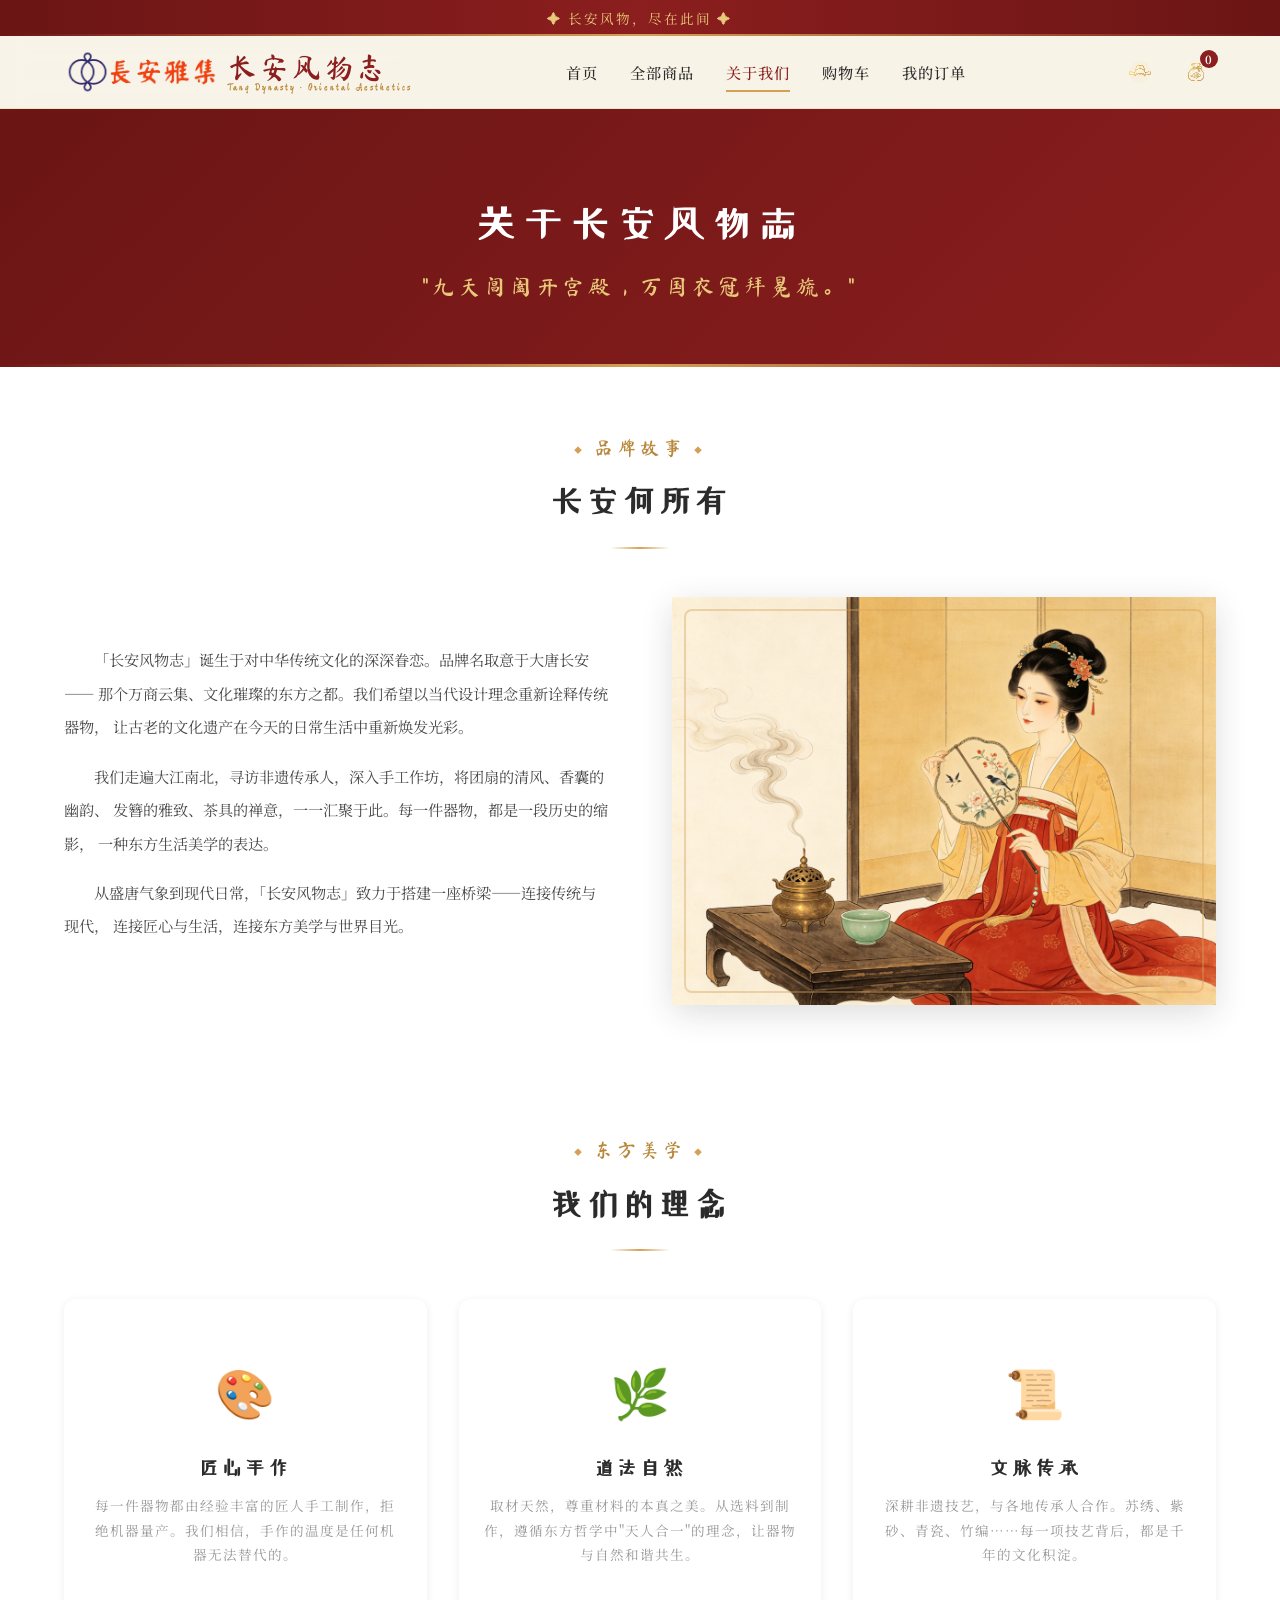
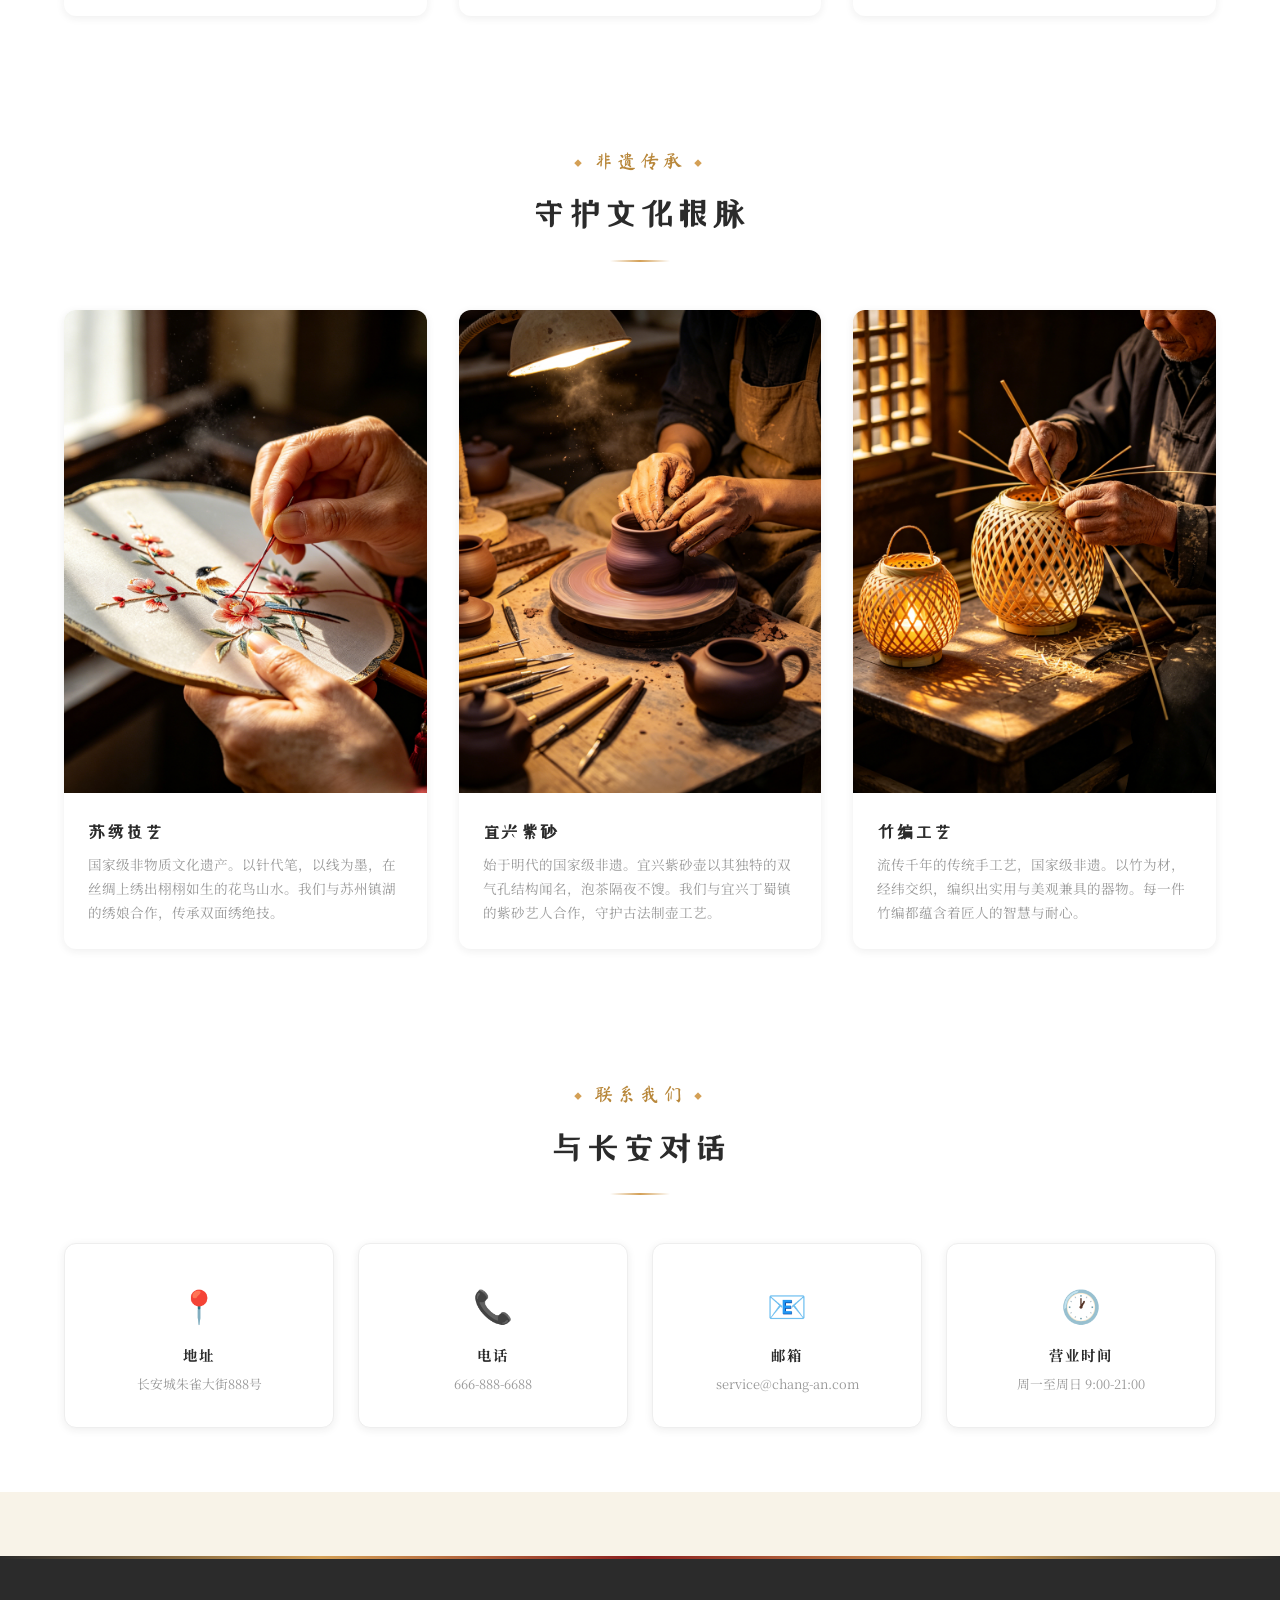
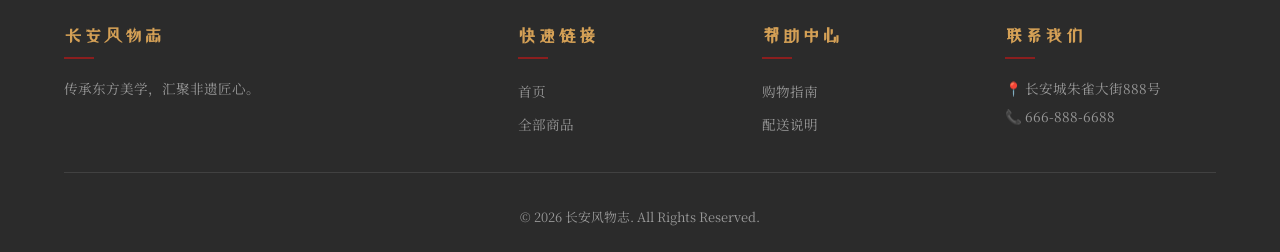
<file: pages/about.html>
<!DOCTYPE html>
<html lang="zh-CN">
<head>
  <meta charset="UTF-8">
  <meta name="viewport" content="width=device-width, initial-scale=1.0">
  <title>关于我们 - 长安风物志</title>
  <link rel="stylesheet" href="../css/style.css">
  <link rel="stylesheet" href="../css/about.css">
</head>
<body>

  <div class="announcement-bar">
    <span>✦ 长安风物，尽在此间 ✦</span>
  </div>

  <header class="main-header">
    <div class="container">
      <a href="../index.html" class="logo">
        <img src="../images/logo/logo.png" alt="长安风物志" onerror="this.style.display='none'">
        <span class="logo-text">长安风物志<span class="logo-sub">Tang Dynasty · Oriental Aesthetics</span></span>
      </a>
      <nav class="main-nav">
        <a href="../index.html">首页</a>
        <a href="products.html">全部商品</a>
        <a href="about.html" class="active">关于我们</a>
        <a href="cart.html">购物车</a>
        <a href="order.html">我的订单</a>
      </nav>
      <div class="nav-actions">
        <a href="login.html" class="nav-icon" title="登录"><img src="../images/icons/user.svg" alt="用户" style="width:22px;height:22px;" onerror="this.outerHTML='👤'"></a>
        <a href="cart.html" class="nav-icon" title="购物车">
          <img src="../images/icons/cart.svg" alt="购物车" style="width:22px;height:22px;" onerror="this.outerHTML='🛒'">
          <span class="cart-badge" id="cart-count">0</span>
        </a>
        <button class="mobile-menu-btn" aria-label="菜单">
          <span></span><span></span><span></span>
        </button>
      </div>
    </div>
  </header>

  <main>
    <!-- Hero 区 -->
    <section class="about-hero">
      <h1>关于长安风物志</h1>
      <p class="hero-verse">"九天阊阖开宫殿，万国衣冠拜冕旒。"</p>
    </section>

    <!-- 品牌介绍 -->
    <section class="about-section">
      <div class="container">
        <div class="section-header">
          <span class="section-label section-label-decorated">品牌故事</span>
          <h2>长安何所有</h2>
          <span class="section-line"></span>
        </div>

        <div class="brand-intro">
          <div class="brand-text">
            <p>
              「长安风物志」诞生于对中华传统文化的深深眷恋。品牌名取意于大唐长安——
              那个万商云集、文化璀璨的东方之都。我们希望以当代设计理念重新诠释传统器物，
              让古老的文化遗产在今天的日常生活中重新焕发光彩。
            </p>
            <p>
              我们走遍大江南北，寻访非遗传承人，深入手工作坊，将团扇的清风、香囊的幽韵、
              发簪的雅致、茶具的禅意，一一汇聚于此。每一件器物，都是一段历史的缩影，
              一种东方生活美学的表达。
            </p>
            <p>
              从盛唐气象到现代日常，「长安风物志」致力于搭建一座桥梁——连接传统与现代，
              连接匠心与生活，连接东方美学与世界目光。
            </p>
          </div>
          <div class="brand-image">
            <img src="../images/banner/story1.jpg" alt="长安风物志品牌故事"
                 onerror="this.style.display='none'; this.parentElement.innerHTML='🏛️';">
          </div>
        </div>
      </div>
    </section>

    <!-- 东方美学理念 -->
    <section class="about-section" style="background: var(--white);">
      <div class="container">
        <div class="section-header">
          <span class="section-label section-label-decorated">东方美学</span>
          <h2>我们的理念</h2>
          <span class="section-line"></span>
        </div>

        <div class="values-grid">
          <div class="value-card">
            <span class="value-icon">🎨</span>
            <h3>匠心手作</h3>
            <p>每一件器物都由经验丰富的匠人手工制作，拒绝机器量产。我们相信，手作的温度是任何机器无法替代的。</p>
          </div>
          <div class="value-card">
            <span class="value-icon">🌿</span>
            <h3>道法自然</h3>
            <p>取材天然，尊重材料的本真之美。从选料到制作，遵循东方哲学中"天人合一"的理念，让器物与自然和谐共生。</p>
          </div>
          <div class="value-card">
            <span class="value-icon">📜</span>
            <h3>文脉传承</h3>
            <p>深耕非遗技艺，与各地传承人合作。苏绣、紫砂、青瓷、竹编……每一项技艺背后，都是千年的文化积淀。</p>
          </div>
        </div>
      </div>
    </section>

    <!-- 非遗文化 -->
    <section class="about-section">
      <div class="container">
        <div class="section-header">
          <span class="section-label section-label-decorated">非遗传承</span>
          <h2>守护文化根脉</h2>
          <span class="section-line"></span>
        </div>

        <div class="heritage-list">
          <div class="heritage-card">
            <div class="heritage-img">
              <img src="../images/banner/heritage-suxiu.jpg" alt="苏绣技艺"
                   onerror="this.style.display='none'; this.parentElement.innerHTML='🪡';">
            </div>
            <div class="heritage-info">
              <h4>苏绣技艺</h4>
              <p>国家级非物质文化遗产。以针代笔，以线为墨，在丝绸上绣出栩栩如生的花鸟山水。我们与苏州镇湖的绣娘合作，传承双面绣绝技。</p>
            </div>
          </div>
          <div class="heritage-card">
            <div class="heritage-img">
              <img src="../images/banner/heritage-zisha.jpg" alt="宜兴紫砂"
                   onerror="this.style.display='none'; this.parentElement.innerHTML='🫖';">
            </div>
            <div class="heritage-info">
              <h4>宜兴紫砂</h4>
              <p>始于明代的国家级非遗。宜兴紫砂壶以其独特的双气孔结构闻名，泡茶隔夜不馊。我们与宜兴丁蜀镇的紫砂艺人合作，守护古法制壶工艺。</p>
            </div>
          </div>
          <div class="heritage-card">
            <div class="heritage-img">
              <img src="../images/banner/heritage-bamboo.jpg" alt="竹编工艺"
                   onerror="this.style.display='none'; this.parentElement.innerHTML='🎋';">
            </div>
            <div class="heritage-info">
              <h4>竹编工艺</h4>
              <p>流传千年的传统手工艺，国家级非遗。以竹为材，经纬交织，编织出实用与美观兼具的器物。每一件竹编都蕴含着匠人的智慧与耐心。</p>
            </div>
          </div>
        </div>
      </div>
    </section>

    <!-- 联系方式 -->
    <section class="about-section" style="background: var(--white);">
      <div class="container">
        <div class="section-header">
          <span class="section-label section-label-decorated">联系我们</span>
          <h2>与长安对话</h2>
          <span class="section-line"></span>
        </div>

        <div class="contact-grid">
          <div class="contact-card">
            <span class="contact-icon">📍</span>
            <h4>地址</h4>
            <p>长安城朱雀大街888号</p>
          </div>
          <div class="contact-card">
            <span class="contact-icon">📞</span>
            <h4>电话</h4>
            <p>666-888-6688</p>
          </div>
          <div class="contact-card">
            <span class="contact-icon">📧</span>
            <h4>邮箱</h4>
            <p>service@chang-an.com</p>
          </div>
          <div class="contact-card">
            <span class="contact-icon">🕐</span>
            <h4>营业时间</h4>
            <p>周一至周日 9:00-21:00</p>
          </div>
        </div>
      </div>
    </section>
  </main>

  <footer class="main-footer">
    <div class="container">
      <div class="footer-grid">
        <div class="footer-col"><h3>长安风物志</h3><p>传承东方美学，汇聚非遗匠心。</p></div>
        <div class="footer-col"><h3>快速链接</h3><a href="../index.html">首页</a><a href="products.html">全部商品</a></div>
        <div class="footer-col"><h3>帮助中心</h3><a href="#">购物指南</a><a href="#">配送说明</a></div>
        <div class="footer-col"><h3>联系我们</h3><p>📍 长安城朱雀大街888号<br>📞 666-888-6688</p></div>
      </div>
      <div class="footer-bottom"><p>&copy; 2026 长安风物志. All Rights Reserved. </p></div>
    </div>
  </footer>

  <script src="../js/main.js"></script>
  <script>updateCartBadge();</script>
</body>
</html>
</file>
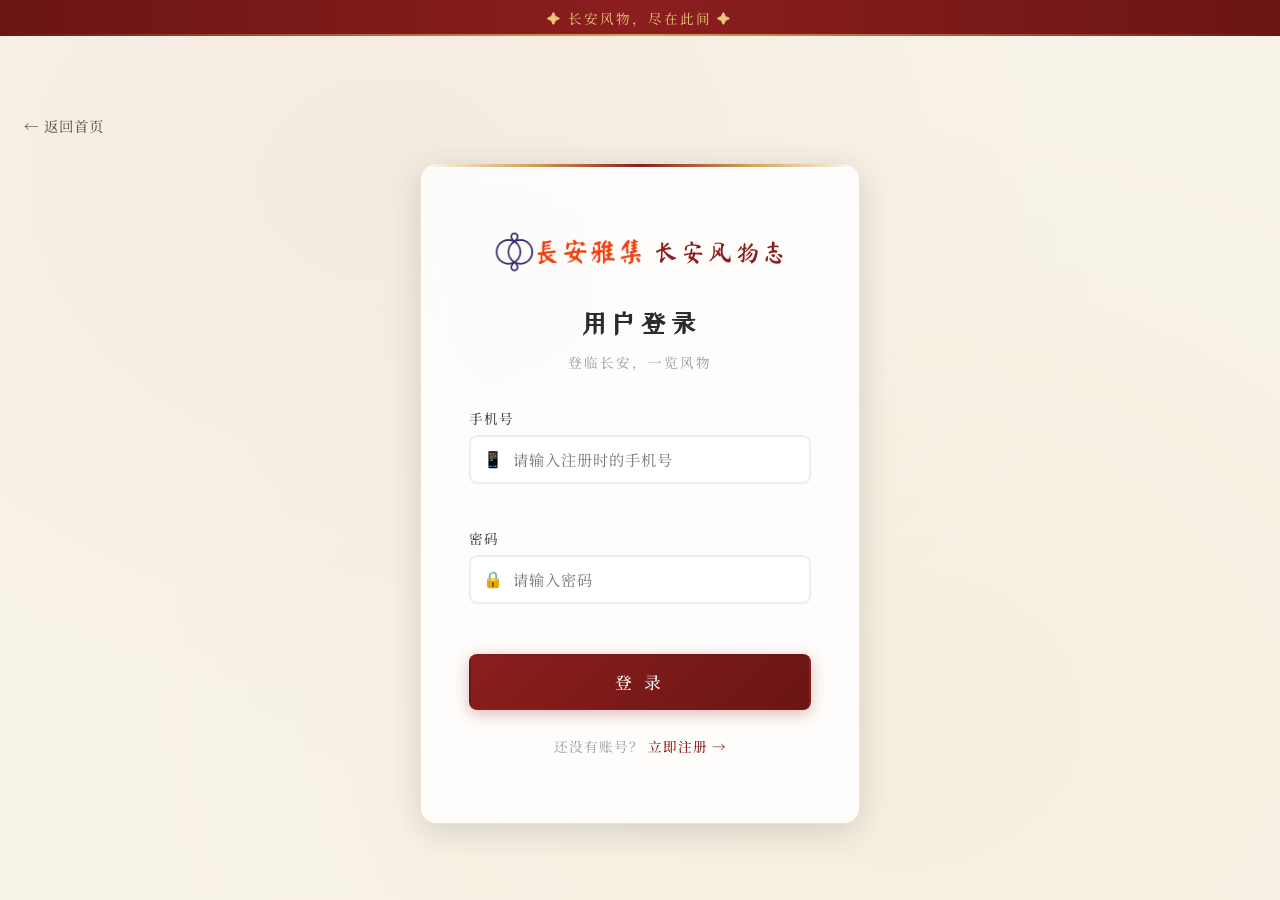
<file: pages/cart.html>
<!DOCTYPE html>
<html lang="zh-CN">
<head>
  <meta charset="UTF-8">
  <meta name="viewport" content="width=device-width, initial-scale=1.0">
  <title>购物车 - 长安风物志</title>
  <link rel="stylesheet" href="../css/style.css">
  <link rel="stylesheet" href="../css/cart.css">
</head>
<body>

  <div class="announcement-bar">
    <span>✦ 满299元全国包邮 ✦</span>
  </div>

  <header class="main-header">
    <div class="container">
      <a href="../index.html" class="logo">
        <img src="../images/logo/logo.png" alt="长安风物志" onerror="this.style.display='none'">
        <span class="logo-text">长安风物志<span class="logo-sub">Tang Dynasty · Oriental Aesthetics</span></span>
      </a>
      <nav class="main-nav">
        <a href="../index.html">首页</a>
        <a href="products.html">全部商品</a>
        <a href="about.html">关于我们</a>
        <a href="cart.html" class="active">购物车</a>
        <a href="order.html">我的订单</a>
      </nav>
      <div class="nav-actions">
        <a href="login.html" class="nav-icon" title="登录"><img src="../images/icons/user.svg" alt="用户" style="width:22px;height:22px;" onerror="this.outerHTML='👤'"></a>
        <a href="cart.html" class="nav-icon" title="购物车">
          <img src="../images/icons/cart.svg" alt="购物车" style="width:22px;height:22px;" onerror="this.outerHTML='🛒'">
          <span class="cart-badge" id="cart-count">0</span>
        </a>
        <button class="mobile-menu-btn" aria-label="菜单">
          <span></span><span></span><span></span>
        </button>
      </div>
    </div>
  </header>

  <main>
    <section class="page-banner">
      <div class="container">
        <h1>购物车</h1>
        <p>查看已选风物，确认订单信息</p>
      </div>
    </section>

    <div class="container">
      <div class="cart-layout">
        <!-- 购物车列表 -->
        <div class="cart-main">
          <!-- 表头 -->
          <div class="cart-header">
            <span class="col-check"></span>
            <span class="col-product">商品信息</span>
            <span class="col-price">单价</span>
            <span class="col-qty">数量</span>
            <span class="col-subtotal">小计</span>
            <span class="col-action">操作</span>
          </div>

          <!-- 商品列表 -->
          <div class="cart-list" id="cartList">
            <!-- JS 动态渲染 -->
          </div>

          <!-- 空购物车 -->
          <div class="cart-empty" id="cartEmpty" style="display:none">
            <span class="empty-icon"><img src="../images/icons/cart.svg" alt="" style="width:60px;height:60px;" onerror="this.outerHTML='🛒'"></span>
            <p>购物车还是空的</p>
            <p class="empty-sub">快去挑选心仪的风物吧</p>
            <a href="products.html" class="btn btn-primary">去逛逛</a>
          </div>
        </div>

        <!-- 结算栏 -->
        <div class="cart-summary" id="cartSummary">
          <h3>订单摘要</h3>
          <div class="summary-row">
            <span>商品总数</span>
            <span id="summaryCount">0 件</span>
          </div>
          <div class="summary-row">
            <span>商品金额</span>
            <span id="summarySubtotal">¥0.00</span>
          </div>
          <div class="summary-row">
            <span>运费</span>
            <span id="summaryFreight">¥0.00</span>
          </div>
          <div class="summary-row summary-total">
            <span>合计</span>
            <span id="summaryTotal">¥0.00</span>
          </div>
          <p class="freight-hint" id="freightHint">满299元免运费</p>
          <button class="btn btn-primary btn-lg checkout-btn" id="checkoutBtn">去结算</button>
          <a href="products.html" class="continue-shopping">← 继续选购</a>
        </div>
      </div>
    </div>
  </main>

  <footer class="main-footer">
    <div class="container">
      <div class="footer-grid">
        <div class="footer-col"><h3>长安风物志</h3><p>传承东方美学，汇聚非遗匠心。</p></div>
        <div class="footer-col"><h3>快速链接</h3><a href="../index.html">首页</a><a href="products.html">全部商品</a></div>
        <div class="footer-col"><h3>帮助中心</h3><a href="#">购物指南</a><a href="#">配送说明</a></div>
        <div class="footer-col"><h3>联系我们</h3><p>📞 666-888-6688<br>📧 service@chang-an.com</p></div>
      </div>
      <div class="footer-bottom"><p>&copy; 2026 长安风物志. All Rights Reserved. </p></div>
    </div>
  </footer>

  <script src="../js/storage.js"></script>
  <script src="../js/toast.js"></script>
  <script src="../js/auth.js"></script>
  <script src="../js/main.js"></script>
  <script src="../js/cart.js"></script>
</body>
</html>
</file>
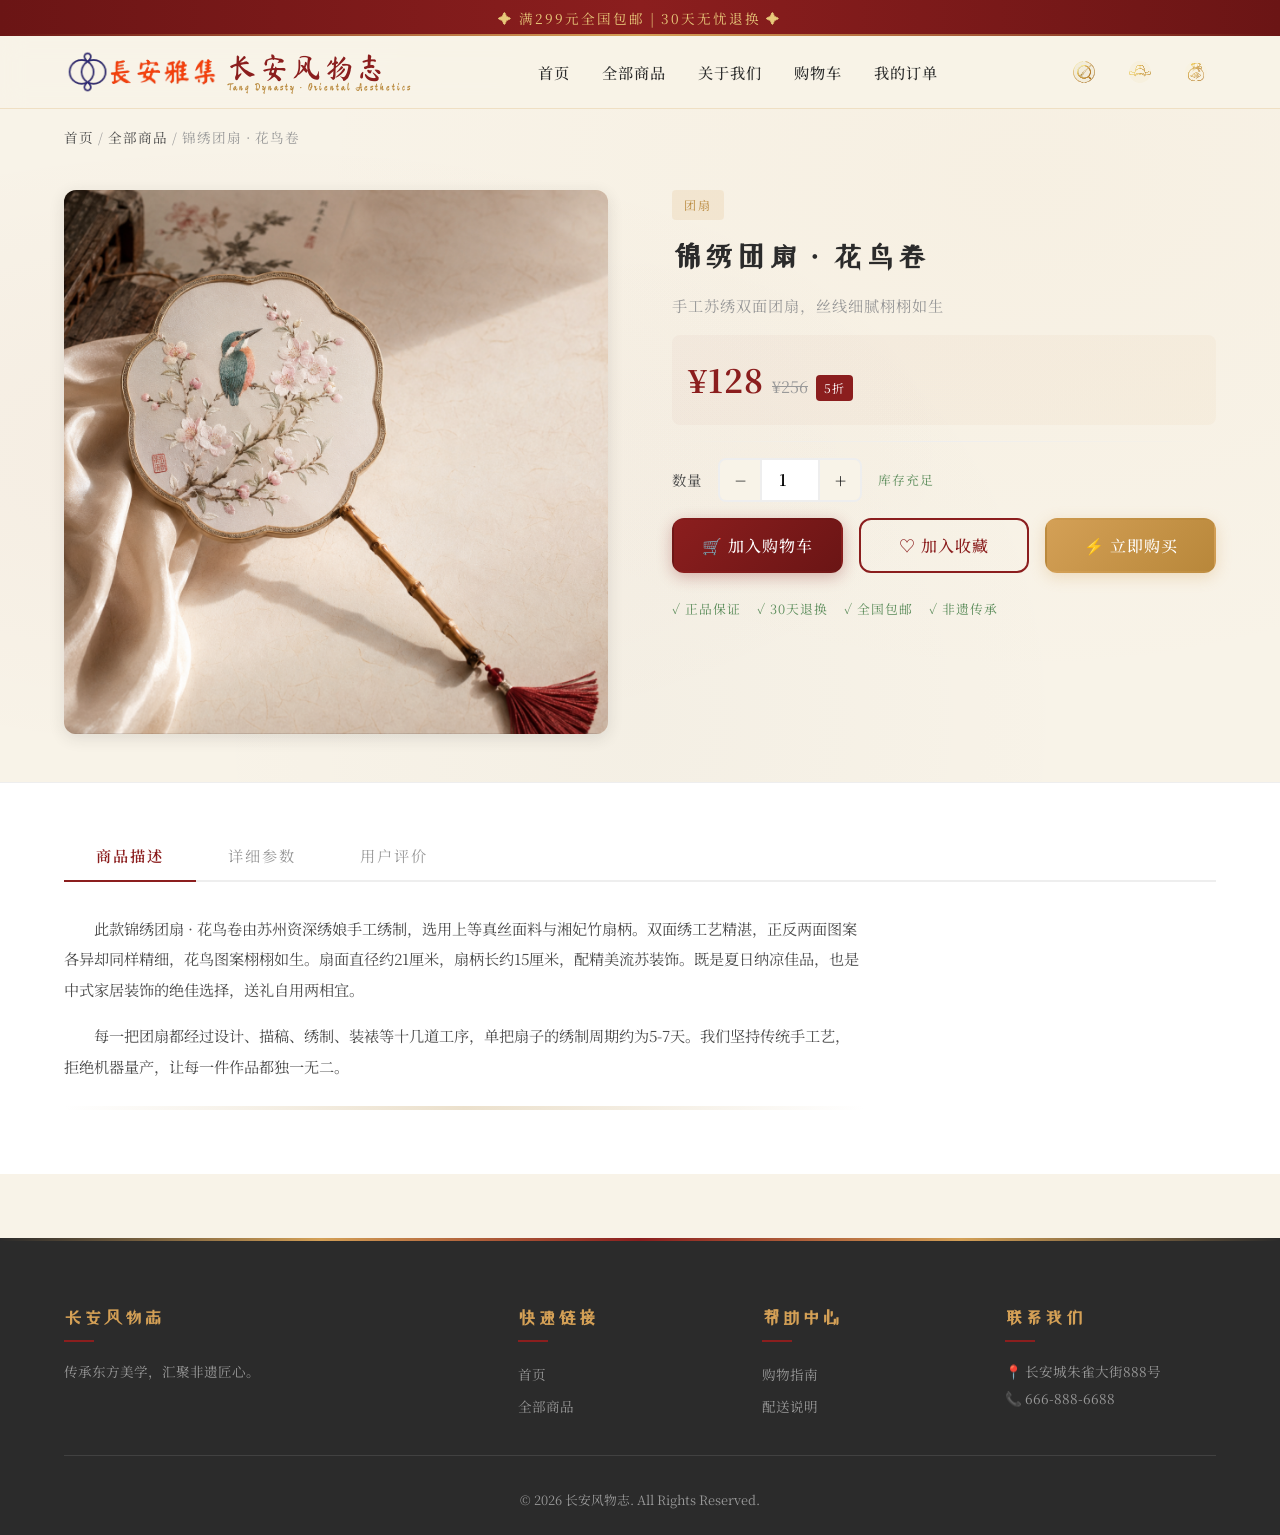
<file: pages/detail.html>
<!DOCTYPE html>
<html lang="zh-CN">
<head>
  <meta charset="UTF-8">
  <meta name="viewport" content="width=device-width, initial-scale=1.0">
  <title>商品详情 - 长安风物志</title>
  <link rel="stylesheet" href="../css/style.css">
  <link rel="stylesheet" href="../css/detail.css">
</head>
<body>

  <div class="announcement-bar">
    <span>✦ 满299元全国包邮 | 30天无忧退换 ✦</span>
  </div>

  <header class="main-header">
    <div class="container">
      <a href="../index.html" class="logo">
        <img src="../images/logo/logo.png" alt="长安风物志" onerror="this.style.display='none'">
        <span class="logo-text">长安风物志<span class="logo-sub">Tang Dynasty · Oriental Aesthetics</span></span>
      </a>
      <nav class="main-nav">
        <a href="../index.html">首页</a>
        <a href="products.html">全部商品</a>
        <a href="about.html">关于我们</a>
        <a href="cart.html">购物车</a>
        <a href="order.html">我的订单</a>
      </nav>
      <div class="nav-actions">
        <a href="products.html" class="nav-icon" title="搜索"><img src="../images/icons/search.svg" alt="搜索" style="width:22px;height:22px;" onerror="this.outerHTML='🔍'"></a>
        <a href="login.html" class="nav-icon" title="登录"><img src="../images/icons/user.svg" alt="用户" style="width:22px;height:22px;" onerror="this.outerHTML='👤'"></a>
        <a href="cart.html" class="nav-icon" title="购物车">
          <img src="../images/icons/cart.svg" alt="购物车" style="width:22px;height:22px;" onerror="this.outerHTML='🛒'">
          <span class="cart-badge" id="cart-count">0</span>
        </a>
        <button class="mobile-menu-btn" aria-label="菜单">
          <span></span><span></span><span></span>
        </button>
      </div>
    </div>
  </header>

  <main>
    <!-- 面包屑导航 -->
    <div class="container">
      <nav class="breadcrumb">
        <a href="../index.html">首页</a> / <a href="products.html">全部商品</a> / <span id="breadcrumbName">商品详情</span>
      </nav>
    </div>

    <!-- 商品详情区 -->
    <section class="detail-section">
      <div class="container">
        <div class="detail-layout">
          <!-- 左侧商品大图 -->
          <div class="detail-gallery">
            <div class="main-image" id="mainImage">
              <!-- 商品大图：images/products/detail1.jpg（推荐 600×600） -->
              <img src="../images/products/product1.jpg" alt="商品图片" id="productImage"
                   onerror="this.parentElement.style.background='linear-gradient(135deg, #F8F3E8 0%, #EBE0CC 100%)'; this.style.display='none';">
            </div>
          </div>

          <!-- 右侧商品信息 -->
          <div class="detail-info">
            <span class="detail-category" id="productCategory">团扇</span>
            <h1 class="detail-name" id="productName">锦绣团扇 · 花鸟卷</h1>
            <p class="detail-brief" id="productBrief">手工苏绣双面团扇，丝线细腻栩栩如生</p>

            <!-- 价格 -->
            <div class="detail-price-box">
              <span class="detail-price" id="productPrice">¥128</span>
              <span class="detail-price-original" id="productOrigPrice" style="display:none">¥256</span>
              <span class="detail-discount" id="productDiscount" style="display:none">5折</span>
            </div>

            <!-- 分割线 -->
            <hr class="detail-divider">

            <!-- 规格 / 数量 -->
            <div class="detail-options">
              <span class="option-label">数量</span>
              <div class="quantity-control">
                <button class="qty-btn" id="qtyMinus">−</button>
                <input type="number" class="qty-input" id="qtyInput" value="1" min="1" max="99" readonly>
                <button class="qty-btn" id="qtyPlus">+</button>
              </div>
              <span class="stock-info" id="stockInfo">库存充足</span>
            </div>

            <!-- 操作按钮 -->
            <div class="detail-actions">
              <button class="btn btn-primary btn-lg" id="addToCartBtn">🛒 加入购物车</button>
              <button class="btn btn-fav btn-lg" id="favBtn">♡ 加入收藏</button>
              <button class="btn btn-gold btn-lg" id="buyNowBtn">⚡ 立即购买</button>
            </div>

            <!-- 保障 -->
            <div class="detail-guarantee">
              <span>✓ 正品保证</span>
              <span>✓ 30天退换</span>
              <span>✓ 全国包邮</span>
              <span>✓ 非遗传承</span>
            </div>
          </div>
        </div>
      </div>
    </section>

    <!-- Tab 切换区 -->
    <section class="detail-tabs-section">
      <div class="container">
        <div class="detail-tabs">
          <button class="tab-btn active" data-tab="desc">商品描述</button>
          <button class="tab-btn" data-tab="specs">详细参数</button>
          <button class="tab-btn" data-tab="reviews">用户评价</button>
        </div>

        <div class="tab-content active" id="tab-desc"><div class="tab-inner" id="descContent"></div></div>
        <div class="tab-content" id="tab-specs"><div class="tab-inner" id="specsContent"></div></div>
        <div class="tab-content" id="tab-reviews"><div class="tab-inner" id="reviewsContent"></div></div>

      </div>
    </section>
  </main>

  <footer class="main-footer">
    <div class="container">
      <div class="footer-grid">
        <div class="footer-col"><h3>长安风物志</h3><p>传承东方美学，汇聚非遗匠心。</p></div>
        <div class="footer-col"><h3>快速链接</h3><a href="../index.html">首页</a><a href="products.html">全部商品</a></div>
        <div class="footer-col"><h3>帮助中心</h3><a href="#">购物指南</a><a href="#">配送说明</a></div>
        <div class="footer-col"><h3>联系我们</h3><p>📍 长安城朱雀大街888号<br>📞 666-888-6688</p></div>
      </div>
      <div class="footer-bottom"><p>&copy; 2026 长安风物志. All Rights Reserved. </p></div>
    </div>
  </footer>

  <script src="../js/storage.js"></script>
  <script src="../js/toast.js"></script>
  <script src="../js/auth.js"></script>
  <script src="../js/main.js"></script>
  <script src="../js/detail.js"></script>
</body>
</html>
</file>
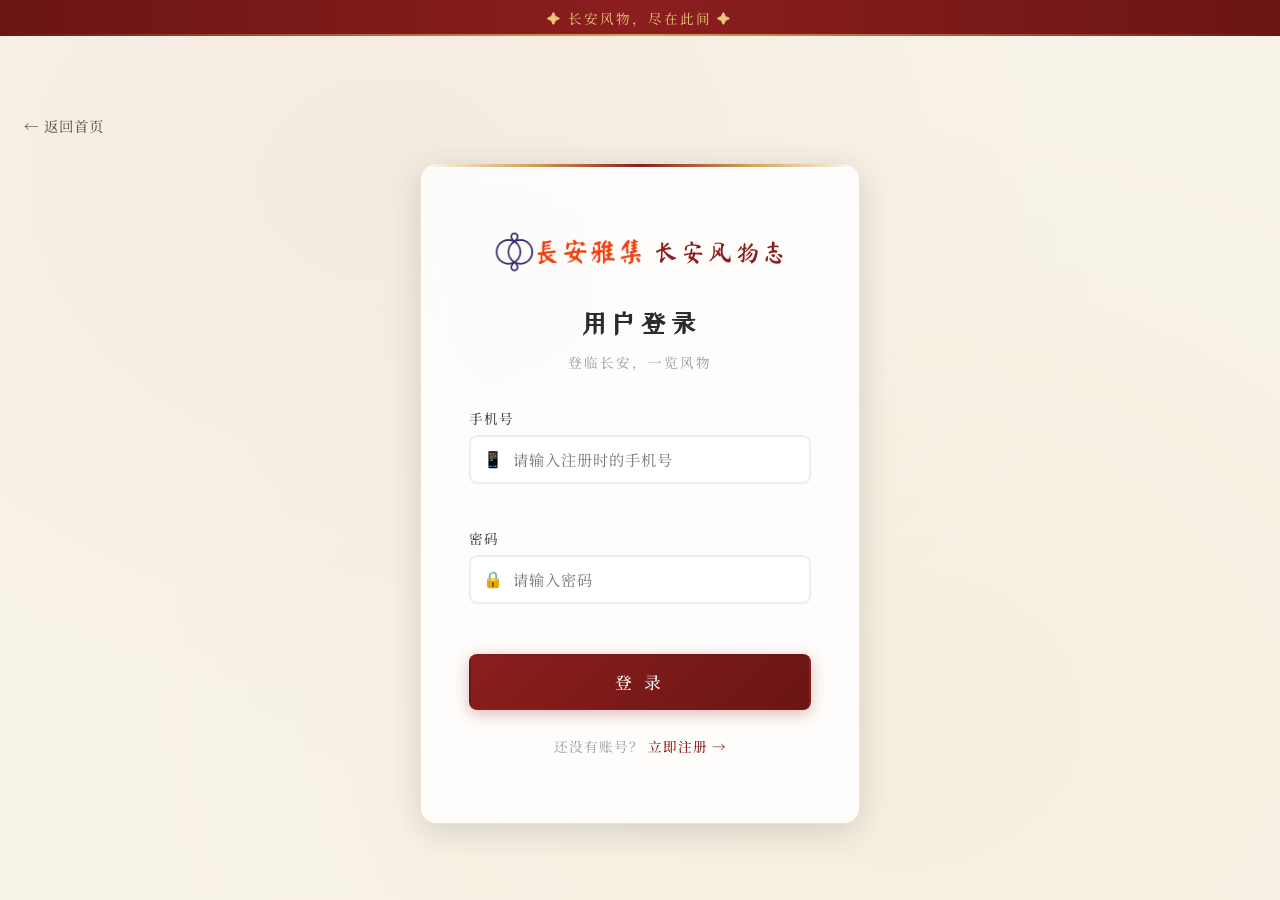
<file: pages/favorite.html>
<!DOCTYPE html>
<html lang="zh-CN">
<head>
  <meta charset="UTF-8">
  <meta name="viewport" content="width=device-width, initial-scale=1.0">
  <title>我的收藏 - 长安风物志</title>
  <link rel="stylesheet" href="../css/style.css">
  <link rel="stylesheet" href="../css/favorite.css">
</head>
<body>

  <div class="announcement-bar">
    <span>✦ 珍藏心仪风物 ✦</span>
  </div>

  <header class="main-header">
    <div class="container">
      <a href="../index.html" class="logo">
        <img src="../images/logo/logo.png" alt="长安风物志" onerror="this.style.display='none'">
        <span class="logo-text">长安风物志<span class="logo-sub">Tang Dynasty · Oriental Aesthetics</span></span>
      </a>
      <nav class="main-nav">
        <a href="../index.html">首页</a>
        <a href="products.html">全部商品</a>
        <a href="about.html">关于我们</a>
        <a href="cart.html">购物车</a>
        <a href="order.html">我的订单</a>
      </nav>
      <div class="nav-actions">
        <a href="login.html" class="nav-icon" title="登录"><img src="../images/icons/user.svg" alt="用户" style="width:22px;height:22px;" onerror="this.outerHTML='👤'"></a>
        <a href="cart.html" class="nav-icon" title="购物车">
          <img src="../images/icons/cart.svg" alt="购物车" style="width:22px;height:22px;" onerror="this.outerHTML='🛒'">
          <span class="cart-badge" id="cart-count">0</span>
        </a>
        <button class="mobile-menu-btn" aria-label="菜单">
          <span></span><span></span><span></span>
        </button>
      </div>
    </div>
  </header>

  <main>
    <section class="page-banner">
      <div class="container">
        <h1>我的收藏</h1>
        <p>珍藏于心，静待佳期</p>
      </div>
    </section>

    <div class="container">
      <div class="favorite-grid" id="favoriteGrid">
        <!-- JS 动态渲染 -->
      </div>

      <div class="favorite-empty" id="favoriteEmpty" style="display:none">
        <span class="empty-icon">♡</span>
        <p>收藏夹还是空的</p>
        <p class="empty-sub">遇到心仪的风物，点击 ♡ 收藏吧</p>
        <a href="products.html" class="btn btn-primary">去逛逛</a>
      </div>
    </div>
  </main>

  <footer class="main-footer">
    <div class="container">
      <div class="footer-grid">
        <div class="footer-col"><h3>长安风物志</h3><p>传承东方美学，汇聚非遗匠心。</p></div>
        <div class="footer-col"><h3>快速链接</h3><a href="../index.html">首页</a><a href="products.html">全部商品</a></div>
        <div class="footer-col"><h3>帮助中心</h3><a href="#">购物指南</a><a href="#">配送说明</a></div>
        <div class="footer-col"><h3>联系我们</h3><p>📞 400-888-6688<br>📧 service@chang-an.com</p></div>
      </div>
      <div class="footer-bottom"><p>&copy; 2026 长安风物志. All Rights Reserved. </p></div>
    </div>
  </footer>

  <script src="../js/storage.js"></script>
  <script src="../js/toast.js"></script>
  <script src="../js/auth.js"></script>
  <script src="../js/main.js"></script>
  <script src="../js/favorite.js"></script>
</body>
</html>
</file>
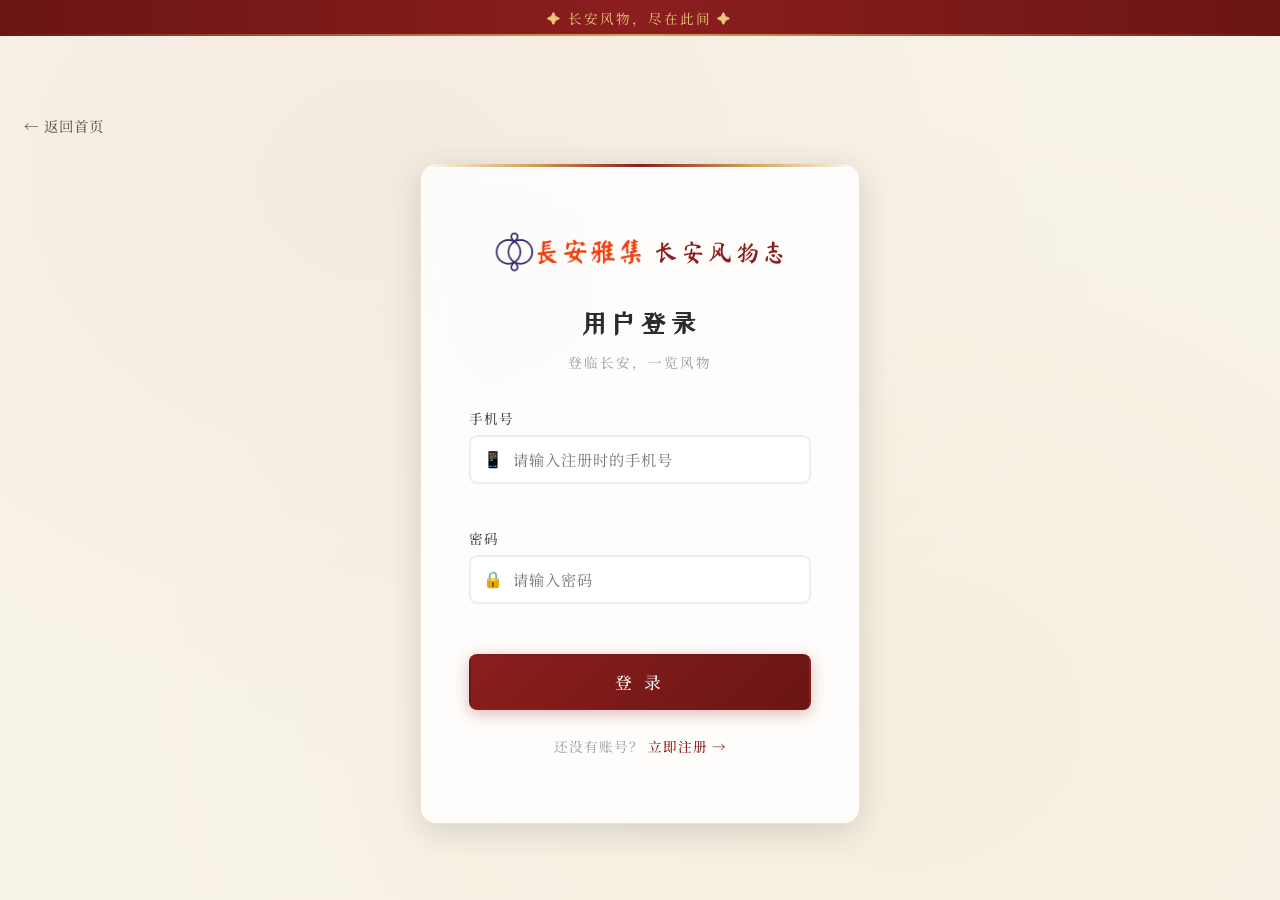
<file: pages/login.html>
<!DOCTYPE html>
<html lang="zh-CN">
<head>
  <meta charset="UTF-8">
  <meta name="viewport" content="width=device-width, initial-scale=1.0">
  <title>登录 - 长安风物志</title>
  <link rel="stylesheet" href="../css/style.css">
  <link rel="stylesheet" href="../css/login.css">
</head>
<body class="auth-page">

  <div class="announcement-bar">
    <span>✦ 长安风物，尽在此间 ✦</span>
  </div>

  <main class="auth-container">
    <a href="../index.html" class="auth-back">← 返回首页</a>

    <div class="auth-card">
      <div class="auth-logo">
        <a href="../index.html" class="logo">
          <img src="../images/logo/logo.png" alt="Logo" onerror="this.style.display='none'">
          <span class="logo-text">长安风物志</span>
        </a>
      </div>

      <h1 class="auth-title">用户登录</h1>
      <p class="auth-subtitle">登临长安，一览风物</p>

      <!-- 登录表单：手机号 + 密码 -->
      <form class="auth-form" id="loginForm" novalidate>
        <!-- 手机号 -->
        <div class="form-group">
          <label for="phone">手机号</label>
          <div class="input-wrapper">
            <span class="input-icon">📱</span>
            <input
              type="tel"
              id="phone"
              placeholder="请输入注册时的手机号"
              autocomplete="tel"
              required
            >
          </div>
          <span class="form-error" id="phoneError"></span>
        </div>

        <!-- 密码 -->
        <div class="form-group">
          <label for="password">密码</label>
          <div class="input-wrapper">
            <span class="input-icon">🔒</span>
            <input
              type="password"
              id="password"
              placeholder="请输入密码"
              autocomplete="current-password"
              required
            >
          </div>
          <span class="form-error" id="passwordError"></span>
        </div>

        <!-- 登录按钮 -->
        <button type="submit" class="btn btn-primary auth-submit">登 录</button>

        <!-- 底部链接 -->
        <div class="auth-links">
          <span>还没有账号？</span>
          <a href="register.html">立即注册 →</a>
        </div>
      </form>
    </div>
  </main>

  <!-- 依赖脚本 -->
  <script src="../js/storage.js"></script>
  <script src="../js/toast.js"></script>
  <script src="../js/auth.js"></script>
  <script src="../js/login.js"></script>
</body>
</html>
</file>
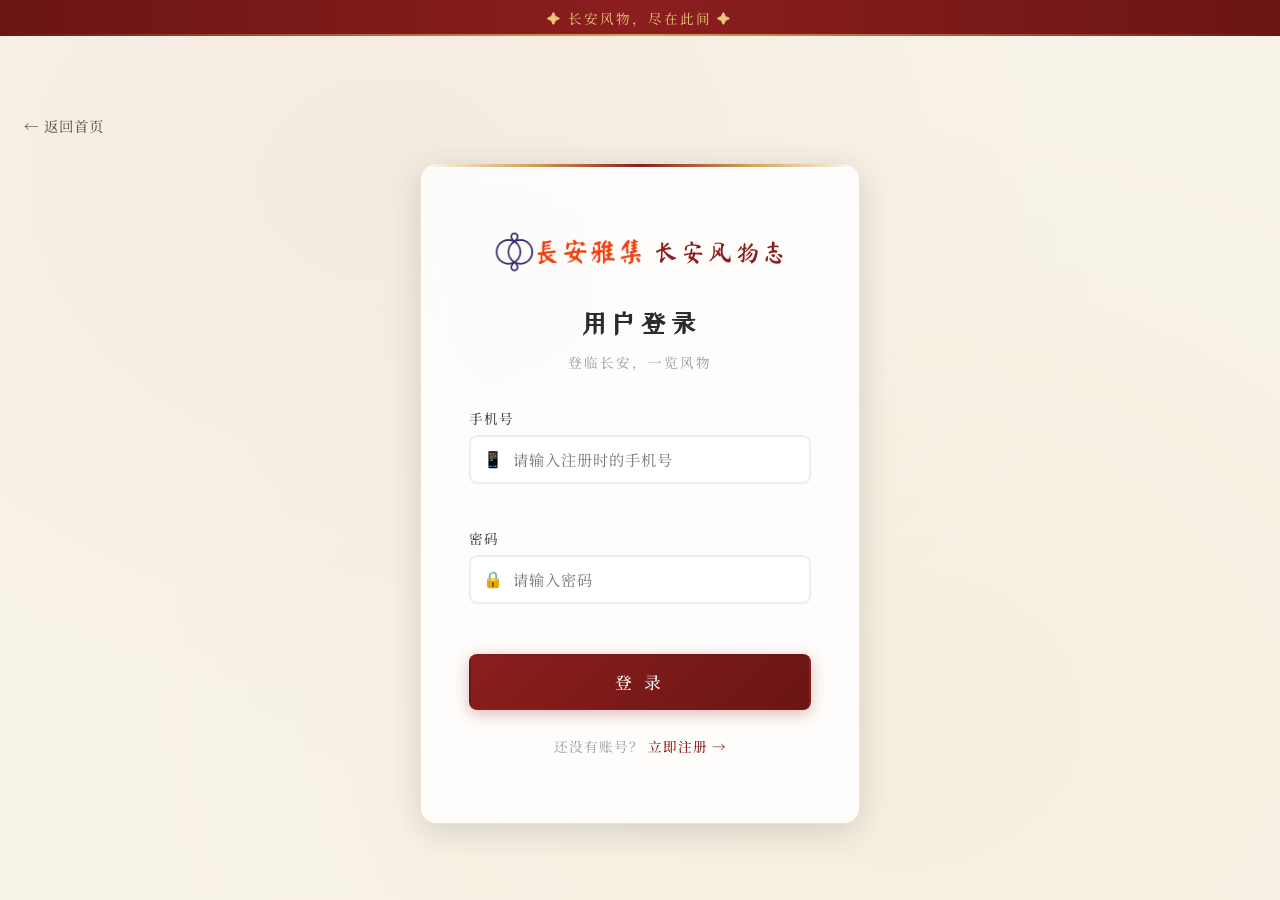
<file: pages/order.html>
<!DOCTYPE html>
<html lang="zh-CN">
<head>
  <meta charset="UTF-8">
  <meta name="viewport" content="width=device-width, initial-scale=1.0">
  <title>我的订单 - 长安风物志</title>
  <link rel="stylesheet" href="../css/style.css">
  <link rel="stylesheet" href="../css/order.css">
</head>
<body>

  <div class="announcement-bar">
    <span>✦ 感谢惠顾，祝您购物愉快 ✦</span>
  </div>

  <header class="main-header">
    <div class="container">
      <a href="../index.html" class="logo">
        <img src="../images/logo/logo.png" alt="长安风物志" onerror="this.style.display='none'">
        <span class="logo-text">长安风物志<span class="logo-sub">Tang Dynasty · Oriental Aesthetics</span></span>
      </a>
      <nav class="main-nav">
        <a href="../index.html">首页</a>
        <a href="products.html">全部商品</a>
        <a href="about.html">关于我们</a>
        <a href="cart.html">购物车</a>
        <a href="order.html" class="active">我的订单</a>
      </nav>
      <div class="nav-actions">
        <a href="login.html" class="nav-icon" title="登录"><img src="../images/icons/user.svg" alt="用户" style="width:22px;height:22px;" onerror="this.outerHTML='👤'"></a>
        <a href="cart.html" class="nav-icon" title="购物车">
          <img src="../images/icons/cart.svg" alt="购物车" style="width:22px;height:22px;" onerror="this.outerHTML='🛒'">
          <span class="cart-badge" id="cart-count">0</span>
        </a>
        <button class="mobile-menu-btn" aria-label="菜单">
          <span></span><span></span><span></span>
        </button>
      </div>
    </div>
  </header>

  <main>
    <section class="page-banner">
      <div class="container">
        <h1>我的订单</h1>
        <p>查看订单状态，追踪物流信息</p>
      </div>
    </section>

    <div class="container">
      <!-- 状态筛选 Tab -->
      <div class="order-tabs">
        <button class="order-tab active" data-status="all">全部订单</button>
        <button class="order-tab" data-status="pending">待付款</button>
        <button class="order-tab" data-status="shipped">待发货</button>
        <button class="order-tab" data-status="completed">已完成</button>
      </div>

      <!-- 订单列表 -->
      <div class="order-list" id="orderList">
        <!-- JS 动态渲染 -->
      </div>

      <!-- 空订单 -->
      <div class="order-empty" id="orderEmpty" style="display:none">
        <span class="empty-icon"><img src="../images/icons/order.svg" alt="" style="width:60px;height:60px;" onerror="this.outerHTML='📋'"></span>
        <p>暂无相关订单</p>
        <p class="empty-sub">快去挑选心仪的风物吧</p>
        <a href="products.html" class="btn btn-primary">去逛逛</a>
      </div>
    </div>
  </main>

  <footer class="main-footer">
    <div class="container">
      <div class="footer-grid">
        <div class="footer-col"><h3>长安风物志</h3><p>传承东方美学，汇聚非遗匠心。</p></div>
        <div class="footer-col"><h3>快速链接</h3><a href="../index.html">首页</a><a href="products.html">全部商品</a></div>
        <div class="footer-col"><h3>帮助中心</h3><a href="#">购物指南</a><a href="#">配送说明</a></div>
        <div class="footer-col"><h3>联系我们</h3><p>📞 666-888-6688<br>📧 service@chang-an.com</p></div>
      </div>
      <div class="footer-bottom"><p>&copy; 2026 长安风物志. All Rights Reserved. </p></div>
    </div>
  </footer>

  <script src="../js/storage.js"></script>
  <script src="../js/toast.js"></script>
  <script src="../js/auth.js"></script>
  <script src="../js/main.js"></script>
  <script src="../js/order.js"></script>
</body>
</html>
</file>
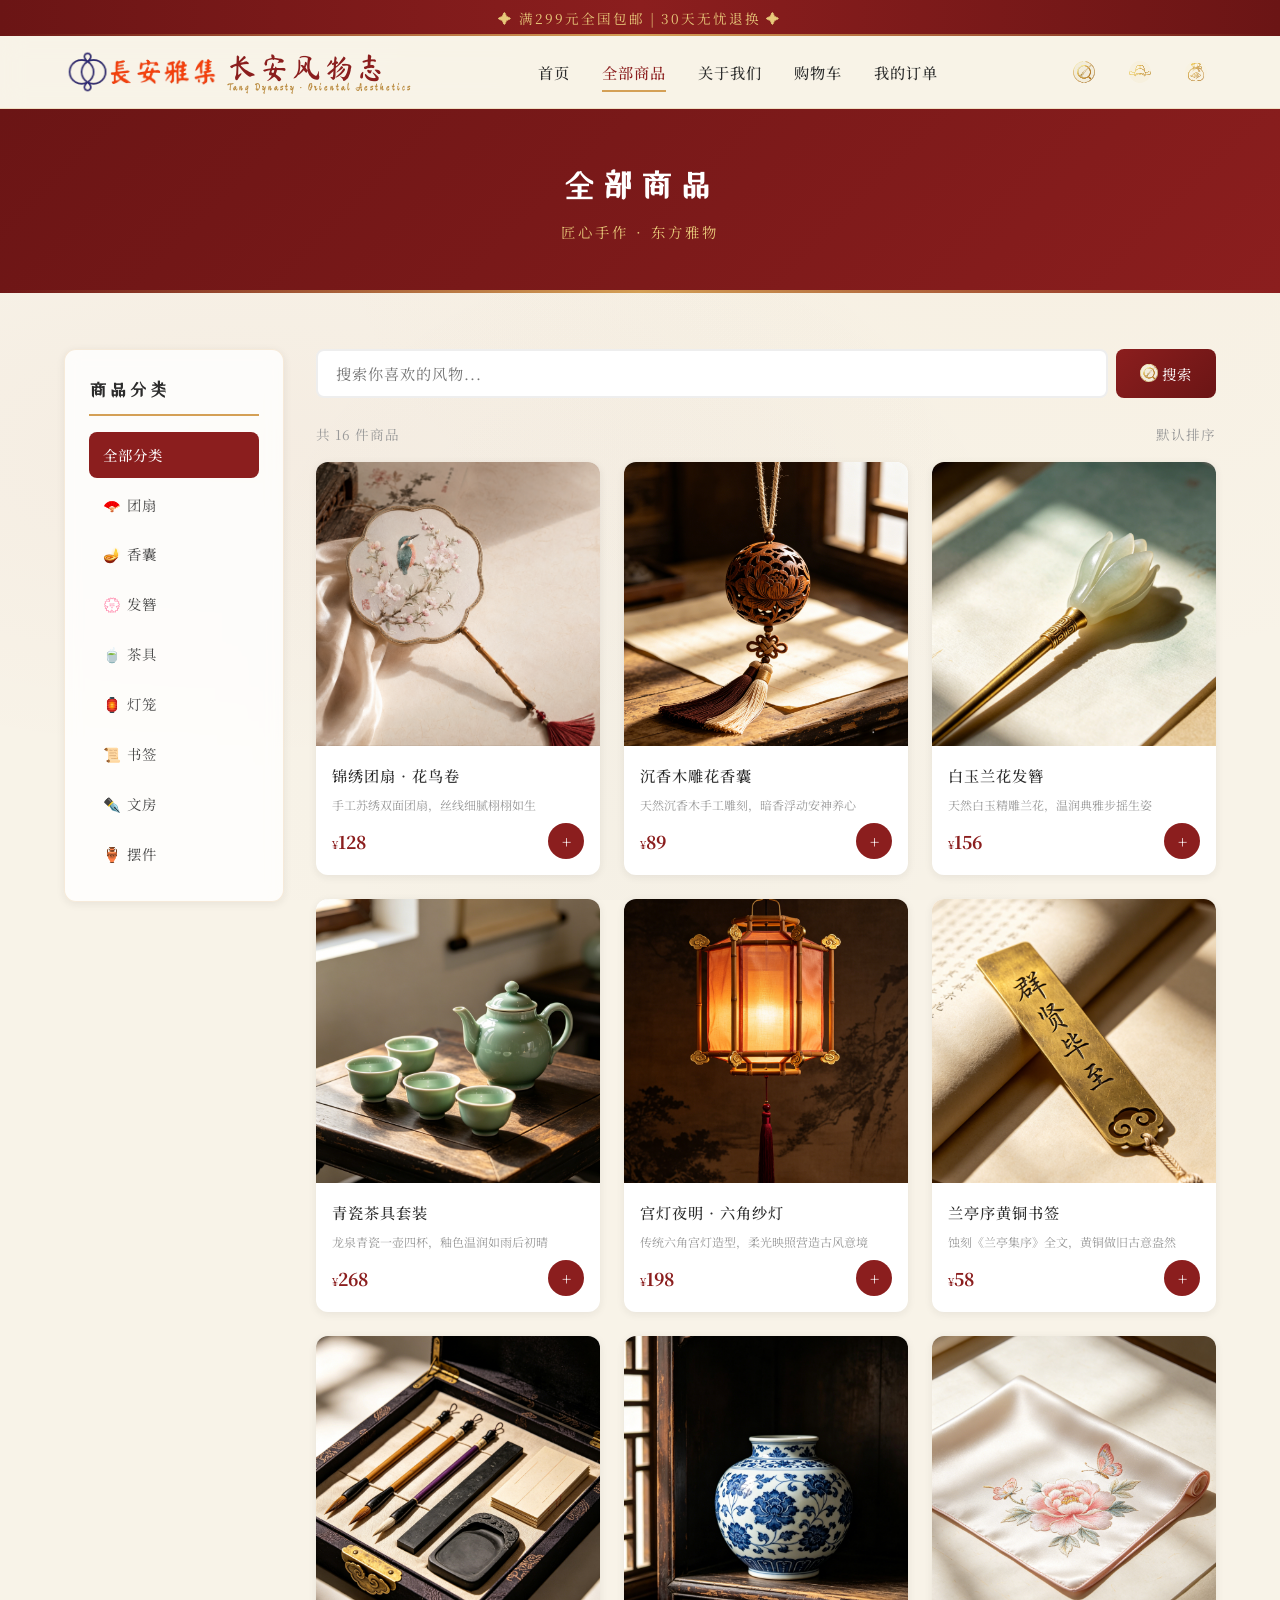
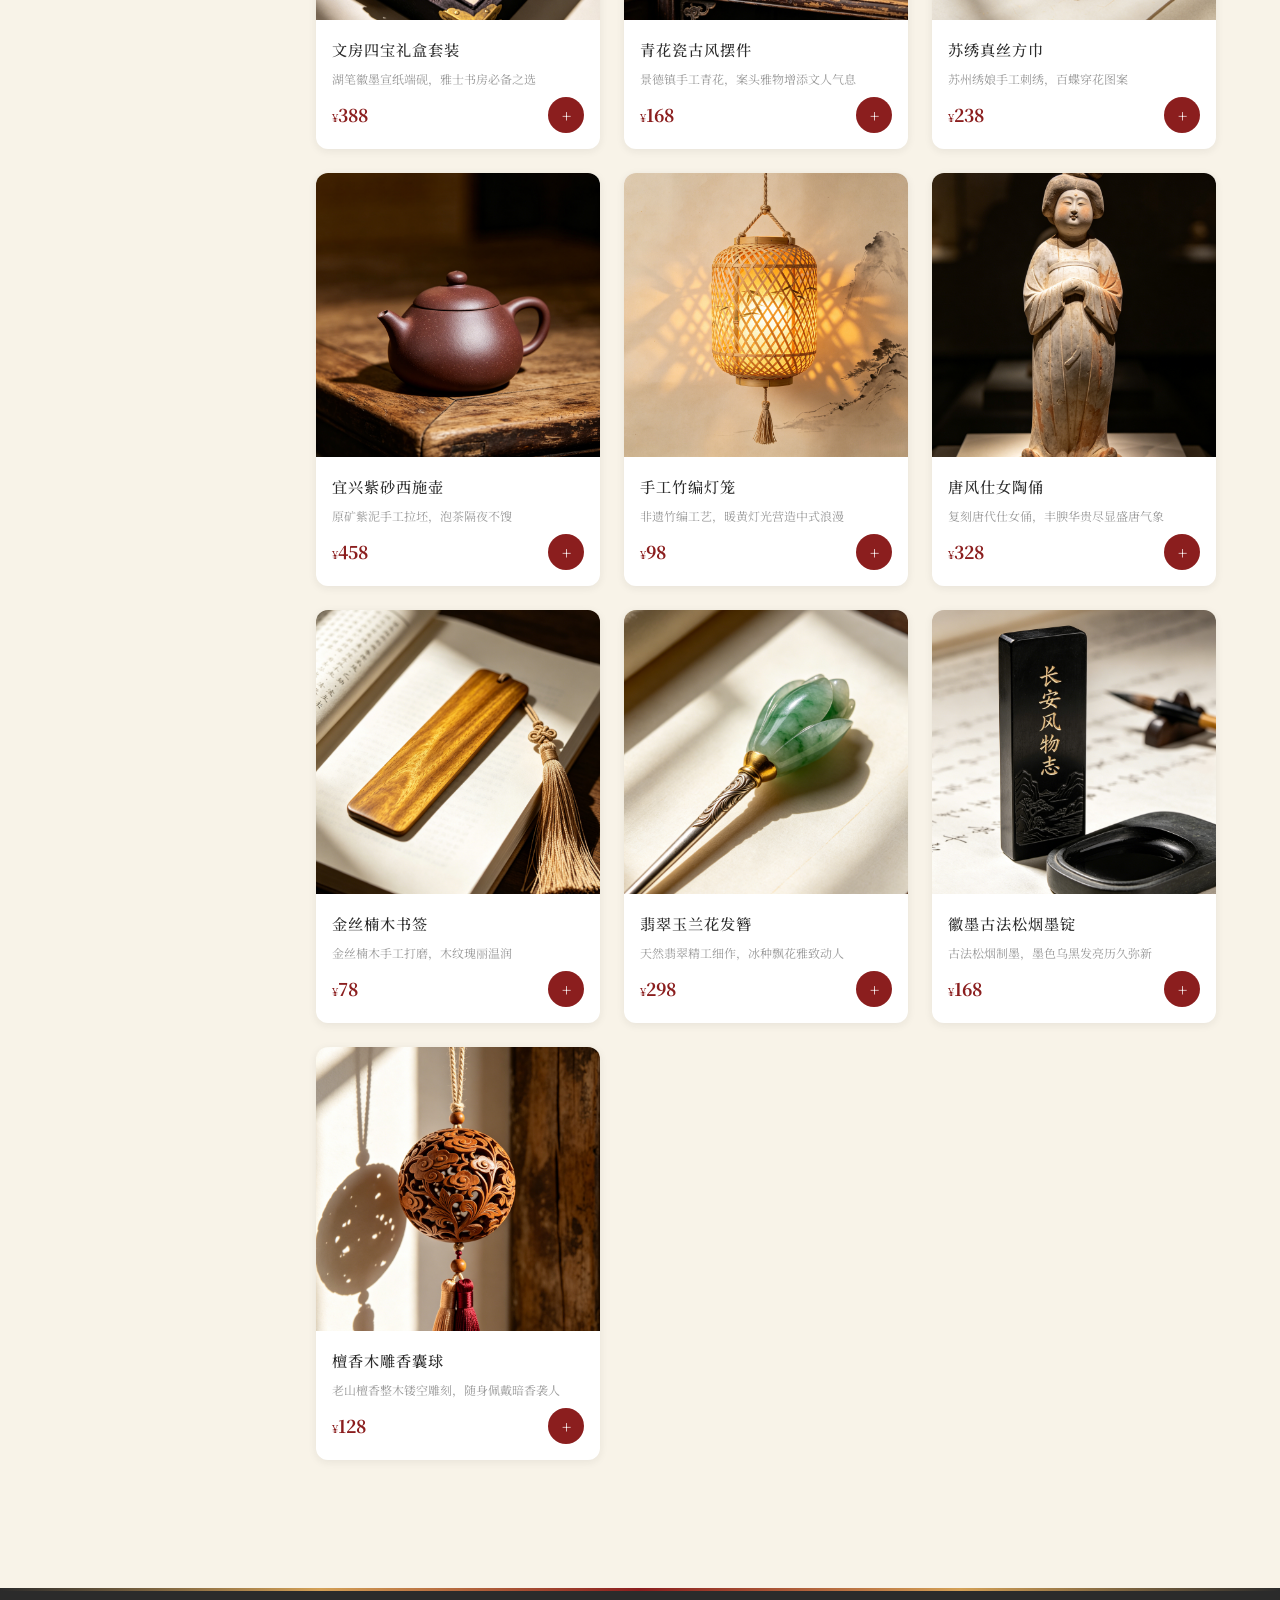
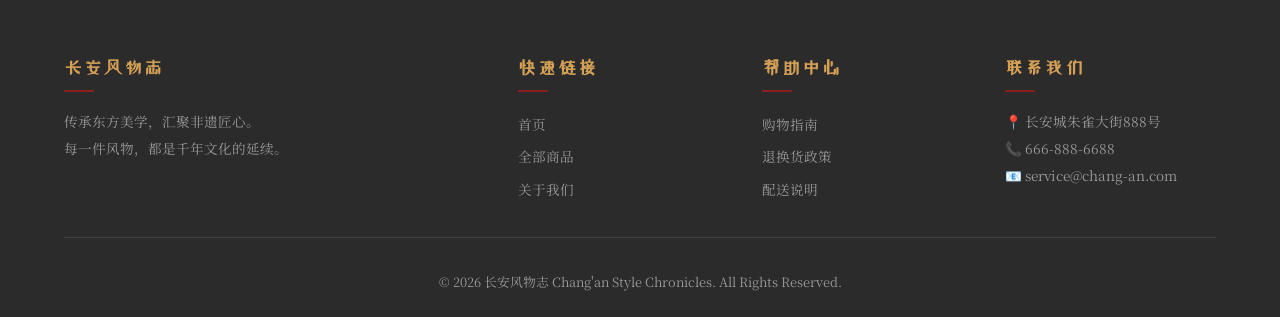
<file: pages/products.html>
<!DOCTYPE html>
<html lang="zh-CN">
<head>
  <meta charset="UTF-8">
  <meta name="viewport" content="width=device-width, initial-scale=1.0">
  <title>全部商品 - 长安风物志</title>
  <link rel="stylesheet" href="../css/style.css">
  <link rel="stylesheet" href="../css/products.css">
</head>
<body>

  <!-- 顶部公告栏 -->
  <div class="announcement-bar">
    <span>✦ 满299元全国包邮 | 30天无忧退换 ✦</span>
  </div>

  <!-- 导航栏 -->
  <header class="main-header">
    <div class="container">
      <a href="../index.html" class="logo">
        <img src="../images/logo/logo.png" alt="长安风物志" onerror="this.style.display='none'">
        <span class="logo-text">长安风物志<span class="logo-sub">Tang Dynasty · Oriental Aesthetics</span></span>
      </a>
      <nav class="main-nav">
        <a href="../index.html">首页</a>
        <a href="products.html" class="active">全部商品</a>
        <a href="about.html">关于我们</a>
        <a href="cart.html">购物车</a>
        <a href="order.html">我的订单</a>
      </nav>
      <div class="nav-actions">
        <a href="products.html" class="nav-icon" title="搜索"><img src="../images/icons/search.svg" alt="搜索" style="width:22px;height:22px;" onerror="this.outerHTML='🔍'"></a>
        <a href="login.html" class="nav-icon" title="登录"><img src="../images/icons/user.svg" alt="用户" style="width:22px;height:22px;" onerror="this.outerHTML='👤'"></a>
        <a href="cart.html" class="nav-icon" title="购物车">
          <img src="../images/icons/cart.svg" alt="购物车" style="width:22px;height:22px;" onerror="this.outerHTML='🛒'">
          <span class="cart-badge" id="cart-count">0</span>
        </a>
        <button class="mobile-menu-btn" aria-label="菜单">
          <span></span><span></span><span></span>
        </button>
      </div>
    </div>
  </header>

  <main>
    <!-- 页面标题 -->
    <section class="page-banner">
      <div class="container">
        <h1>全部商品</h1>
        <p>匠心手作 · 东方雅物</p>
      </div>
    </section>

    <div class="container">
      <div class="products-layout">
        <!-- 左侧分类栏 -->
        <aside class="sidebar">
          <h3>商品分类</h3>
          <ul class="category-list" id="categoryList">
            <li><a href="#" class="category-item active" data-category="all">全部分类</a></li>
            <li><a href="#" class="category-item" data-category="fan">🪭 团扇</a></li>
            <li><a href="#" class="category-item" data-category="sachet">🪔 香囊</a></li>
            <li><a href="#" class="category-item" data-category="hairpin">💮 发簪</a></li>
            <li><a href="#" class="category-item" data-category="tea">🍵 茶具</a></li>
            <li><a href="#" class="category-item" data-category="lantern">🏮 灯笼</a></li>
            <li><a href="#" class="category-item" data-category="bookmark">📜 书签</a></li>
            <li><a href="#" class="category-item" data-category="stationery">✒️ 文房</a></li>
            <li><a href="#" class="category-item" data-category="ornament">🏺 摆件</a></li>
          </ul>
        </aside>

        <!-- 右侧商品区 -->
        <div class="products-main">
          <!-- 搜索栏 -->
          <div class="search-bar">
            <input type="text" id="searchInput" placeholder="搜索你喜欢的风物...">
            <button id="searchBtn"><img src="../images/icons/search.svg" alt="" style="width:18px;height:18px;" onerror="this.outerHTML='🔍'">搜索</button>
          </div>

          <!-- 结果信息 -->
          <div class="products-info">
            <span id="resultCount">共 16 件商品</span>
            <span class="sort-hint">默认排序</span>
          </div>

          <!-- 商品网格 -->
          <div class="products-grid" id="productsGrid">
            <!-- 由JS动态渲染 -->
          </div>
        </div>
      </div>
    </div>
  </main>

  <!-- 页脚 -->
  <footer class="main-footer">
    <div class="container">
      <div class="footer-grid">
        <div class="footer-col">
          <h3>长安风物志</h3>
          <p>传承东方美学，汇聚非遗匠心。<br>每一件风物，都是千年文化的延续。</p>
        </div>
        <div class="footer-col">
          <h3>快速链接</h3>
          <a href="../index.html">首页</a>
          <a href="products.html">全部商品</a>
          <a href="about.html">关于我们</a>
        </div>
        <div class="footer-col">
          <h3>帮助中心</h3>
          <a href="#">购物指南</a>
          <a href="#">退换货政策</a>
          <a href="#">配送说明</a>
        </div>
        <div class="footer-col">
          <h3>联系我们</h3>
          <p>📍 长安城朱雀大街888号<br>📞 666-888-6688<br>📧 service@chang-an.com</p>
        </div>
      </div>
      <div class="footer-bottom">
        <p>&copy; 2026 长安风物志 Chang'an Style Chronicles. All Rights Reserved. </p>
      </div>
    </div>
  </footer>

  <script src="../js/storage.js"></script>
  <script src="../js/toast.js"></script>
  <script src="../js/auth.js"></script>
  <script src="../js/main.js"></script>
  <script src="../js/products.js"></script>
</body>
</html>
</file>
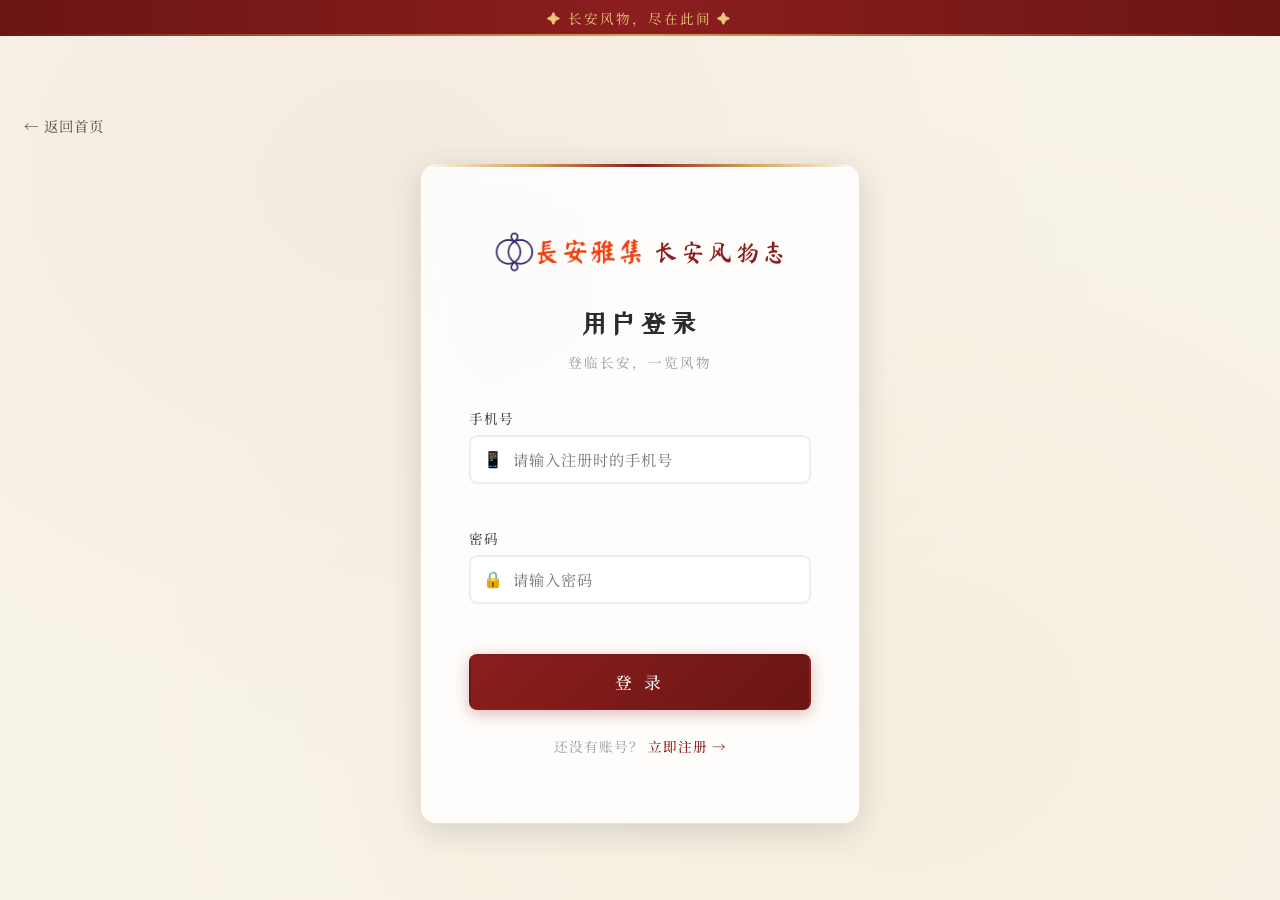
<file: pages/profile.html>
<!DOCTYPE html>
<html lang="zh-CN">
<head>
  <meta charset="UTF-8">
  <meta name="viewport" content="width=device-width, initial-scale=1.0">
  <title>用户中心 - 长安风物志</title>
  <link rel="stylesheet" href="../css/style.css">
  <link rel="stylesheet" href="../css/profile.css">
</head>
<body>

  <div class="announcement-bar">
    <span>✦ 长安风物，尽在此间 ✦</span>
  </div>

  <header class="main-header">
    <div class="container">
      <a href="../index.html" class="logo">
        <img src="../images/logo/logo.png" alt="长安风物志" onerror="this.style.display='none'">
        <span class="logo-text">长安风物志<span class="logo-sub">Tang Dynasty · Oriental Aesthetics</span></span>
      </a>
      <nav class="main-nav">
        <a href="../index.html">首页</a>
        <a href="products.html">全部商品</a>
        <a href="about.html">关于我们</a>
        <a href="cart.html">购物车</a>
        <a href="order.html">我的订单</a>
      </nav>
      <div class="nav-actions">
        <a href="login.html" class="nav-icon" title="登录"><img src="../images/icons/user.svg" alt="用户" style="width:22px;height:22px;" onerror="this.outerHTML='👤'"></a>
        <a href="cart.html" class="nav-icon" title="购物车">
          <img src="../images/icons/cart.svg" alt="购物车" style="width:22px;height:22px;" onerror="this.outerHTML='🛒'">
          <span class="cart-badge" id="cart-count">0</span>
        </a>
        <button class="mobile-menu-btn" aria-label="菜单">
          <span></span><span></span><span></span>
        </button>
      </div>
    </div>
  </header>

  <main>
    <section class="page-banner">
      <div class="container">
        <h1>用户中心</h1>
        <p>管理你的长安风物之旅</p>
      </div>
    </section>

    <div class="container">
      <div class="profile-layout">
        <!-- 左侧个人信息卡片 -->
        <aside class="profile-sidebar">
          <div class="profile-avatar">
            <span class="avatar-text" id="avatarText">用</span>
          </div>
          <h2 id="profileName">用户名</h2>
          <p class="profile-phone" id="profilePhone">手机号</p>
          <p class="profile-date" id="profileDate">注册时间</p>
          <button class="btn btn-outline logout-btn" id="logoutBtn">退出登录</button>
        </aside>

        <!-- 右侧统计面板 -->
        <div class="profile-main">
          <div class="stats-grid">
            <a href="order.html" class="stat-card">
              <span class="stat-icon">📋</span>
              <span class="stat-num" id="statOrders">0</span>
              <span class="stat-label">我的订单</span>
            </a>
            <a href="favorite.html" class="stat-card">
              <span class="stat-icon">♥</span>
              <span class="stat-num" id="statFavorites">0</span>
              <span class="stat-label">收藏商品</span>
            </a>
            <a href="cart.html" class="stat-card">
              <span class="stat-icon">🛒</span>
              <span class="stat-num" id="statCart">0</span>
              <span class="stat-label">购物车</span>
            </a>
          </div>

          <!-- 快捷入口 -->
          <div class="quick-links">
            <h3>快捷入口</h3>
            <div class="quick-grid">
              <a href="order.html" class="quick-item">📋 我的订单</a>
              <a href="favorite.html" class="quick-item">♥ 我的收藏</a>
              <a href="cart.html" class="quick-item">🛒 购物车</a>
              <a href="../index.html" class="quick-item">🏠 回到首页</a>
              <a href="products.html" class="quick-item">🎁 全部商品</a>
              <a href="about.html" class="quick-item">📜 关于我们</a>
            </div>
          </div>
        </div>
      </div>
    </div>
  </main>

  <footer class="main-footer">
    <div class="container">
      <div class="footer-grid">
        <div class="footer-col"><h3>长安风物志</h3><p>传承东方美学，汇聚非遗匠心。</p></div>
        <div class="footer-col"><h3>快速链接</h3><a href="../index.html">首页</a><a href="products.html">全部商品</a></div>
        <div class="footer-col"><h3>帮助中心</h3><a href="#">购物指南</a><a href="#">配送说明</a></div>
        <div class="footer-col"><h3>联系我们</h3><p>📞 400-888-6688<br>📧 service@chang-an.com</p></div>
      </div>
      <div class="footer-bottom"><p>&copy; 2026 长安风物志. All Rights Reserved. </p></div>
    </div>
  </footer>

  <script src="../js/storage.js"></script>
  <script src="../js/toast.js"></script>
  <script src="../js/auth.js"></script>
  <script src="../js/main.js"></script>
  <script src="../js/profile.js"></script>
</body>
</html>
</file>
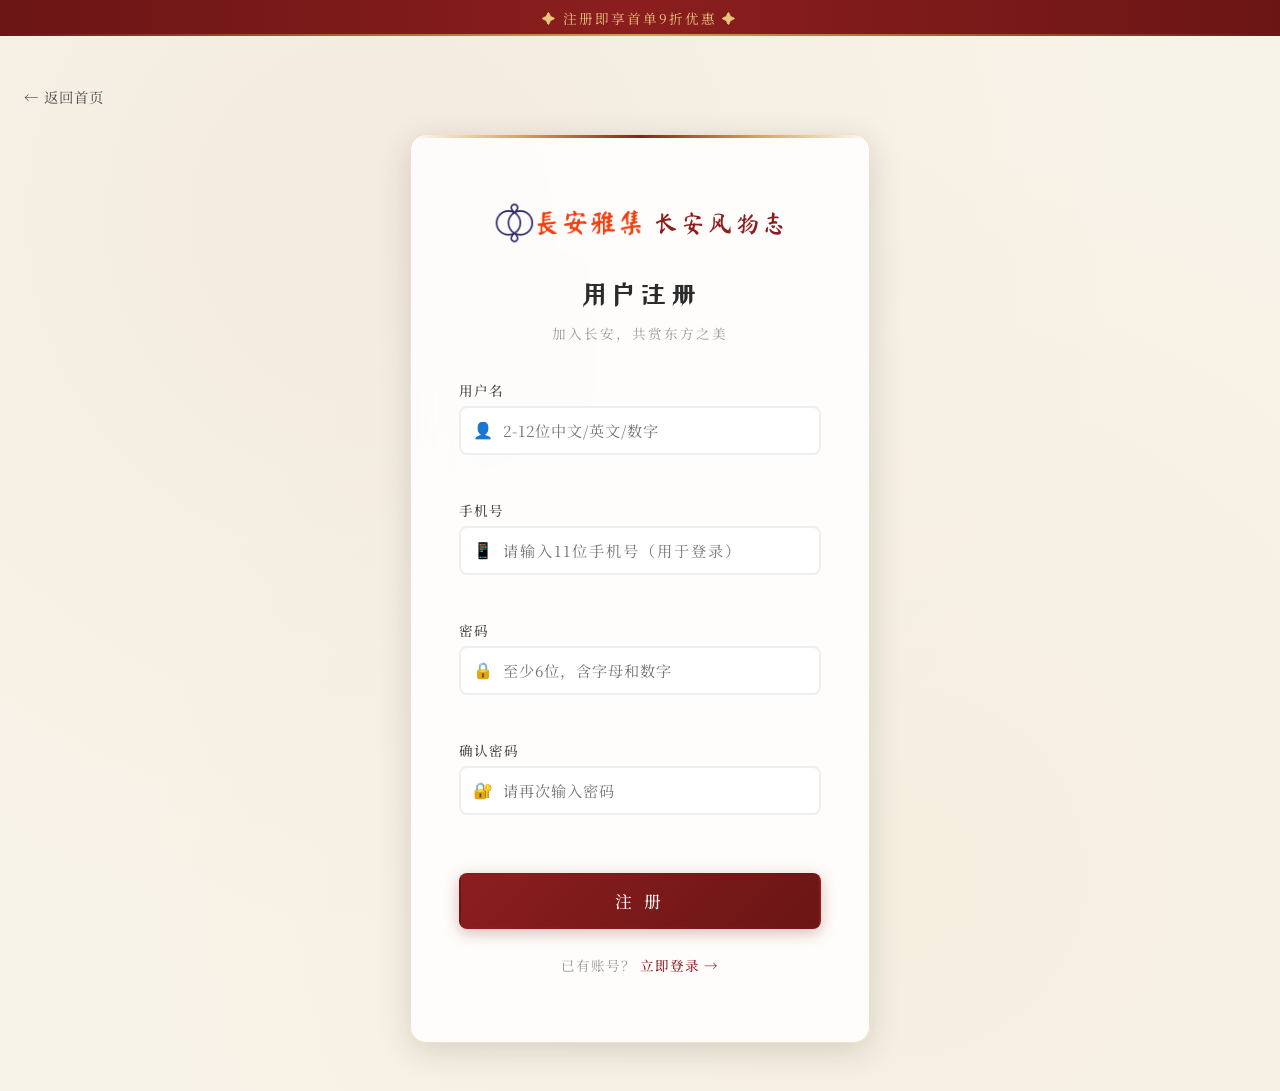
<file: pages/register.html>
<!DOCTYPE html>
<html lang="zh-CN">
<head>
  <meta charset="UTF-8">
  <meta name="viewport" content="width=device-width, initial-scale=1.0">
  <title>注册 - 长安风物志</title>
  <link rel="stylesheet" href="../css/style.css">
  <link rel="stylesheet" href="../css/login.css">
  <link rel="stylesheet" href="../css/register.css">
</head>
<body class="auth-page">

  <div class="announcement-bar">
    <span>✦ 注册即享首单9折优惠 ✦</span>
  </div>

  <main class="auth-container">
    <a href="../index.html" class="auth-back">← 返回首页</a>

    <div class="auth-card">
      <div class="auth-logo">
        <a href="../index.html" class="logo">
          <!-- Logo: ../images/logo/logo.png -->
          <img src="../images/logo/logo.png" alt="Logo" onerror="this.style.display='none'">
          <span class="logo-text">长安风物志</span>
        </a>
      </div>

      <h1 class="auth-title">用户注册</h1>
      <p class="auth-subtitle">加入长安，共赏东方之美</p>

      <form class="auth-form" id="registerForm" novalidate>
        <!-- 用户名 -->
        <div class="form-group">
          <label for="username">用户名</label>
          <div class="input-wrapper">
            <span class="input-icon">👤</span>
            <input type="text" id="username" placeholder="2-12位中文/英文/数字" autocomplete="username" required>
          </div>
          <span class="form-error" id="usernameError"></span>
        </div>

        <!-- 手机号 -->
        <div class="form-group">
          <label for="phone">手机号</label>
          <div class="input-wrapper">
            <span class="input-icon">📱</span>
            <input type="tel" id="phone" placeholder="请输入11位手机号（用于登录）" autocomplete="tel" required>
          </div>
          <span class="form-error" id="phoneError"></span>
        </div>

        <!-- 密码 -->
        <div class="form-group">
          <label for="password">密码</label>
          <div class="input-wrapper">
            <span class="input-icon">🔒</span>
            <input type="password" id="password" placeholder="至少6位，含字母和数字" autocomplete="new-password" required>
          </div>
          <span class="form-error" id="passwordError"></span>
        </div>

        <!-- 确认密码 -->
        <div class="form-group">
          <label for="confirmPassword">确认密码</label>
          <div class="input-wrapper">
            <span class="input-icon">🔐</span>
            <input type="password" id="confirmPassword" placeholder="请再次输入密码" autocomplete="new-password" required>
          </div>
          <span class="form-error" id="confirmError"></span>
        </div>

        <!-- 注册按钮 -->
        <button type="submit" class="btn btn-primary auth-submit">注 册</button>

        <div class="auth-links">
          <span>已有账号？</span>
          <a href="login.html">立即登录 →</a>
        </div>
      </form>
    </div>
  </main>

  <!-- 依赖脚本（按顺序加载） -->
  <script src="../js/storage.js"></script>
  <script src="../js/toast.js"></script>
  <script src="../js/auth.js"></script>
  <script src="../js/register.js"></script>
</body>
</html>
</file>
<file: css/style.css>
/* ============================================================
   长安风物志 - 全局样式表
   主色调：中国红 #8B1E1E | 鎏金色 #D4A056 | 宣纸米白 #F8F3E8 | 墨黑 #2B2B2B
   ============================================================ */

/* --- Google Fonts 中文字体 --- */
@import url('https://fonts.googleapis.com/css2?family=Noto+Serif+SC:wght@400;500;700;900&family=Ma+Shan+Zheng&family=ZCOOL+XiaoWei&display=swap');

/* --- CSS 变量 --- */
:root {
  /* 主色 */
  --red: #8B1E1E;
  --red-dark: #6B1515;
  --red-light: #A33030;
  --gold: #D4A056;
  --gold-light: #E8C97A;
  --gold-dark: #B8873A;
  --cream: #F8F3E8;
  --cream-dark: #EBE0CC;
  --ink: #2B2B2B;
  --ink-light: #4A4A4A;
  --white: #FFFFFF;
  --gray: #999999;
  --gray-light: #EEEEEE;

  /* 功能色 */
  --success: #5B8C5A;
  --warning: #E8A840;
  --danger: #C04040;
  --info: #6B8EA0;

  /* 字体 */
  --font-body: 'Noto Serif SC', 'SimSun', 'STSong', serif;
  --font-decorative: 'Ma Shan Zheng', 'STKaiti', cursive;
  --font-heading: 'ZCOOL XiaoWei', 'Noto Serif SC', 'STKaiti', serif;

  /* 间距 */
  --spacing-xs: 4px;
  --spacing-sm: 8px;
  --spacing-md: 16px;
  --spacing-lg: 24px;
  --spacing-xl: 32px;
  --spacing-2xl: 48px;
  --spacing-3xl: 64px;

  /* 圆角 */
  --radius-sm: 4px;
  --radius-md: 8px;
  --radius-lg: 12px;
  --radius-xl: 16px;
  --radius-round: 50%;

  /* 阴影 */
  --shadow-sm: 0 2px 8px rgba(43, 43, 43, 0.08);
  --shadow-md: 0 4px 16px rgba(43, 43, 43, 0.12);
  --shadow-lg: 0 8px 32px rgba(43, 43, 43, 0.16);
  --shadow-gold: 0 4px 20px rgba(212, 160, 86, 0.3);

  /* 过渡 */
  --transition-fast: 0.2s ease;
  --transition-normal: 0.3s ease;
  --transition-slow: 0.5s ease;

  /* 容器宽度 */
  --container-max: 1200px;
  --header-height: 72px;
}

/* --- CSS Reset --- */
*,
*::before,
*::after {
  margin: 0;
  padding: 0;
  box-sizing: border-box;
}

html {
  font-size: 16px;
  scroll-behavior: smooth;
  -webkit-font-smoothing: antialiased;
  -moz-osx-font-smoothing: grayscale;
}

body {
  font-family: var(--font-body);
  color: var(--ink);
  background-color: var(--cream);
  line-height: 1.8;
  min-height: 100vh;
  /* 宣纸纹理背景 */
  background-image:
    radial-gradient(ellipse at 20% 50%, rgba(139, 30, 30, 0.03) 0%, transparent 50%),
    radial-gradient(ellipse at 80% 20%, rgba(212, 160, 86, 0.04) 0%, transparent 50%),
    radial-gradient(ellipse at 50% 80%, rgba(43, 43, 43, 0.02) 0%, transparent 50%);
  background-attachment: fixed;
}

a {
  text-decoration: none;
  color: inherit;
  transition: color var(--transition-fast);
}

ul, ol {
  list-style: none;
}

img {
  max-width: 100%;
  height: auto;
  display: block;
}

button {
  cursor: pointer;
  border: none;
  outline: none;
  font-family: var(--font-body);
  transition: all var(--transition-normal);
}

input, textarea {
  font-family: var(--font-body);
  outline: none;
  border: none;
}

/* --- 容器 --- */
.container {
  max-width: var(--container-max);
  margin: 0 auto;
  padding: 0 var(--spacing-lg);
}

/* --- 顶部公告栏 --- */
.announcement-bar {
  background: linear-gradient(90deg, var(--red-dark), var(--red), var(--red-dark));
  color: var(--gold-light);
  text-align: center;
  font-size: 0.85rem;
  padding: 6px 0;
  letter-spacing: 2px;
  position: relative;
  overflow: hidden;
}

.announcement-bar::after {
  content: '';
  position: absolute;
  bottom: 0;
  left: 0;
  right: 0;
  height: 2px;
  background: linear-gradient(90deg, transparent, var(--gold), transparent);
}

.announcement-bar span {
  animation: announcementFade 3s ease-in-out infinite;
}

@keyframes announcementFade {
  0%, 100% { opacity: 0.7; }
  50% { opacity: 1; }
}

/* --- 导航栏 --- */
.main-header {
  background: rgba(248, 243, 232, 0.92);
  backdrop-filter: blur(12px);
  -webkit-backdrop-filter: blur(12px);
  border-bottom: 1px solid rgba(212, 160, 86, 0.25);
  position: sticky;
  top: 0;
  z-index: 1000;
  transition: all var(--transition-normal);
}

.main-header.scrolled {
  box-shadow: var(--shadow-md);
  background: rgba(248, 243, 232, 0.98);
}

.main-header .container {
  display: flex;
  align-items: center;
  justify-content: space-between;
  height: var(--header-height);
}

/* Logo */
.logo {
  display: flex;
  align-items: center;
  gap: var(--spacing-sm);
}

.logo img {
  height: 48px;
  width: auto;
}

.logo-text {
  font-family: var(--font-decorative);
  font-size: 1.8rem;
  color: var(--red);
  letter-spacing: 3px;
  line-height: 1;
}

.logo-sub {
  font-size: 0.65rem;
  color: var(--gold-dark);
  letter-spacing: 2px;
  display: block;
}

/* 导航链接 */
.main-nav {
  display: flex;
  align-items: center;
  gap: var(--spacing-xl);
}

.main-nav a {
  font-size: 0.95rem;
  color: var(--ink);
  letter-spacing: 1px;
  position: relative;
  padding: 4px 0;
  font-weight: 500;
}

.main-nav a::after {
  content: '';
  position: absolute;
  bottom: -2px;
  left: 0;
  width: 0;
  height: 2px;
  background: var(--gold);
  transition: width var(--transition-normal);
}

.main-nav a:hover {
  color: var(--red);
}

.main-nav a:hover::after,
.main-nav a.active::after {
  width: 100%;
}

.main-nav a.active {
  color: var(--red);
}

/* 导航右侧图标 */
.nav-actions {
  display: flex;
  align-items: center;
  gap: var(--spacing-md);
}

.nav-icon {
  width: 40px;
  height: 40px;
  display: flex;
  align-items: center;
  justify-content: center;
  border-radius: var(--radius-round);
  transition: all var(--transition-normal);
  font-size: 1.2rem;
  color: var(--ink);
  position: relative;
}

.nav-icon:hover {
  background: rgba(212, 160, 86, 0.15);
  color: var(--red);
}

/* 购物车角标 */
.cart-badge {
  position: absolute;
  top: -2px;
  right: -2px;
  background: var(--red);
  color: var(--white);
  font-size: 0.7rem;
  min-width: 18px;
  height: 18px;
  border-radius: 9px;
  display: flex;
  align-items: center;
  justify-content: center;
  font-weight: 700;
  padding: 0 4px;
}

/* 移动端菜单按钮 */
.mobile-menu-btn {
  display: none;
  flex-direction: column;
  gap: 5px;
  background: none;
  padding: 8px;
}

.mobile-menu-btn span {
  width: 24px;
  height: 2px;
  background: var(--ink);
  border-radius: 2px;
  transition: all var(--transition-normal);
}

/* --- 页脚 --- */
.main-footer {
  background: var(--ink);
  color: var(--cream);
  padding: var(--spacing-3xl) 0 var(--spacing-lg);
  margin-top: var(--spacing-3xl);
  position: relative;
}

.main-footer::before {
  content: '';
  position: absolute;
  top: 0;
  left: 0;
  right: 0;
  height: 3px;
  background: linear-gradient(90deg, transparent, var(--gold), var(--red), var(--gold), transparent);
}

.footer-grid {
  display: grid;
  grid-template-columns: 2fr 1fr 1fr 1fr;
  gap: var(--spacing-xl);
}

.footer-col h3 {
  font-family: var(--font-heading);
  font-size: 1.1rem;
  color: var(--gold);
  margin-bottom: var(--spacing-md);
  letter-spacing: 2px;
  padding-bottom: var(--spacing-sm);
  position: relative;
}

.footer-col h3::after {
  content: '';
  position: absolute;
  bottom: 0;
  left: 0;
  width: 30px;
  height: 2px;
  background: var(--red);
}

.footer-col p {
  font-size: 0.85rem;
  color: var(--gray);
  line-height: 2;
}

.footer-col a {
  display: block;
  font-size: 0.85rem;
  color: var(--gray);
  padding: 4px 0;
  transition: all var(--transition-fast);
}

.footer-col a:hover {
  color: var(--gold);
  padding-left: 4px;
}

.footer-bottom {
  text-align: center;
  padding-top: var(--spacing-xl);
  margin-top: var(--spacing-xl);
  border-top: 1px solid rgba(255, 255, 255, 0.1);
  font-size: 0.8rem;
  color: var(--gray);
}

/* --- 通用按钮 --- */
.btn {
  display: inline-flex;
  align-items: center;
  justify-content: center;
  gap: var(--spacing-sm);
  padding: 10px 28px;
  border-radius: var(--radius-md);
  font-size: 0.95rem;
  font-weight: 500;
  letter-spacing: 1px;
  transition: all var(--transition-normal);
  cursor: pointer;
  border: 2px solid transparent;
}

.btn-primary {
  background: linear-gradient(135deg, var(--red), var(--red-dark));
  color: var(--white);
  box-shadow: 0 4px 15px rgba(139, 30, 30, 0.3);
}

.btn-primary:hover {
  background: linear-gradient(135deg, var(--red-light), var(--red));
  box-shadow: 0 6px 20px rgba(139, 30, 30, 0.4);
  transform: translateY(-2px);
}

.btn-gold {
  background: linear-gradient(135deg, var(--gold), var(--gold-dark));
  color: var(--white);
  box-shadow: 0 4px 15px rgba(212, 160, 86, 0.3);
}

.btn-gold:hover {
  background: linear-gradient(135deg, var(--gold-light), var(--gold));
  box-shadow: 0 6px 20px rgba(212, 160, 86, 0.4);
  transform: translateY(-2px);
}

.btn-outline {
  background: transparent;
  border: 2px solid var(--gold);
  color: var(--gold-dark);
}

.btn-outline:hover {
  background: var(--gold);
  color: var(--white);
  transform: translateY(-2px);
}

.btn-ghost {
  background: transparent;
  border: 2px solid var(--gray-light);
  color: var(--ink-light);
}

.btn-ghost:hover {
  border-color: var(--gold);
  color: var(--gold-dark);
}

.btn-sm {
  padding: 6px 16px;
  font-size: 0.8rem;
}

.btn-lg {
  padding: 14px 40px;
  font-size: 1.1rem;
  border-radius: var(--radius-lg);
}

/* --- 区块标题 --- */
.section-header {
  text-align: center;
  margin-bottom: var(--spacing-2xl);
}

.section-header .section-label {
  display: inline-block;
  font-family: var(--font-decorative);
  font-size: 1.2rem;
  color: var(--gold-dark);
  letter-spacing: 4px;
  margin-bottom: var(--spacing-sm);
}

.section-label-decorated::before,
.section-label-decorated::after {
  content: '◆';
  font-size: 0.5rem;
  vertical-align: middle;
  margin: 0 var(--spacing-sm);
  color: var(--gold);
}

.section-header h2 {
  font-family: var(--font-heading);
  font-size: 2rem;
  color: var(--ink);
  letter-spacing: 3px;
  margin-bottom: var(--spacing-sm);
}

.section-header .section-desc {
  color: var(--gray);
  font-size: 0.9rem;
  letter-spacing: 1px;
}

.section-header .section-line {
  display: block;
  width: 60px;
  height: 2px;
  background: linear-gradient(90deg, transparent, var(--gold), transparent);
  margin: var(--spacing-md) auto 0;
}

/* --- 商品卡片（通用） --- */
.product-card {
  background: var(--white);
  border-radius: var(--radius-lg);
  overflow: hidden;
  box-shadow: var(--shadow-sm);
  transition: all var(--transition-normal);
  position: relative;
}

.product-card:hover {
  transform: translateY(-6px);
  box-shadow: var(--shadow-lg);
}

.product-card .card-img {
  position: relative;
  overflow: hidden;
  aspect-ratio: 1 / 1;
  background: var(--cream-dark);
}

.product-card .card-img img {
  width: 100%;
  height: 100%;
  object-fit: cover;
  transition: transform var(--transition-slow);
}

.product-card:hover .card-img img {
  transform: scale(1.08);
}

.product-card .card-tag {
  position: absolute;
  top: 12px;
  left: 12px;
  background: var(--red);
  color: var(--white);
  font-size: 0.7rem;
  padding: 3px 10px;
  border-radius: var(--radius-sm);
  letter-spacing: 1px;
}

.product-card .card-tag.new {
  background: var(--gold-dark);
}

.product-card .card-tag.hot {
  background: var(--red);
}

.product-card .card-fav {
  position: absolute;
  top: 12px;
  right: 12px;
  width: 36px;
  height: 36px;
  border-radius: var(--radius-round);
  background: rgba(255, 255, 255, 0.9);
  display: flex;
  align-items: center;
  justify-content: center;
  font-size: 1rem;
  color: var(--gray);
  transition: all var(--transition-fast);
  cursor: pointer;
  border: none;
}

.product-card .card-fav:hover,
.product-card .card-fav.active {
  color: var(--red);
  transform: scale(1.15);
}

.product-card .card-info {
  padding: var(--spacing-md);
}

.product-card .card-name {
  font-size: 0.95rem;
  font-weight: 500;
  color: var(--ink);
  margin-bottom: 4px;
  letter-spacing: 1px;
  white-space: nowrap;
  overflow: hidden;
  text-overflow: ellipsis;
}

.product-card .card-desc {
  font-size: 0.75rem;
  color: var(--gray);
  margin-bottom: var(--spacing-sm);
  white-space: nowrap;
  overflow: hidden;
  text-overflow: ellipsis;
}

.product-card .card-bottom {
  display: flex;
  align-items: center;
  justify-content: space-between;
}

.product-card .card-price {
  font-size: 1.1rem;
  font-weight: 700;
  color: var(--red);
}

.product-card .card-price .unit {
  font-size: 0.7rem;
  font-weight: 400;
}

.product-card .card-price .original {
  font-size: 0.75rem;
  color: var(--gray);
  text-decoration: line-through;
  margin-left: 6px;
  font-weight: 400;
}

.product-card .card-cart-btn {
  width: 36px;
  height: 36px;
  border-radius: var(--radius-round);
  background: var(--red);
  color: var(--white);
  display: flex;
  align-items: center;
  justify-content: center;
  font-size: 1rem;
  transition: all var(--transition-fast);
  border: none;
  cursor: pointer;
}

.product-card .card-cart-btn:hover {
  background: var(--gold-dark);
  transform: rotate(90deg);
}

/* --- 返回顶部按钮 --- */
.back-to-top {
  position: fixed;
  bottom: 32px;
  right: 32px;
  width: 48px;
  height: 48px;
  border-radius: var(--radius-round);
  background: rgba(139, 30, 30, 0.85);
  color: var(--white);
  display: flex;
  align-items: center;
  justify-content: center;
  font-size: 1.2rem;
  cursor: pointer;
  box-shadow: var(--shadow-md);
  opacity: 0;
  visibility: hidden;
  transform: translateY(20px);
  transition: all var(--transition-normal);
  z-index: 999;
  border: 2px solid var(--gold);
}

.back-to-top.show {
  opacity: 1;
  visibility: visible;
  transform: translateY(0);
}

.back-to-top:hover {
  background: var(--red);
  transform: translateY(-4px);
  box-shadow: var(--shadow-gold);
}

/* --- Toast 提示弹窗 --- */
.toast-overlay {
  position: fixed;
  top: 0;
  left: 0;
  right: 0;
  z-index: 9999;
  display: flex;
  justify-content: center;
  pointer-events: none;
}

.toast {
  margin-top: 100px;
  background: var(--ink);
  color: var(--white);
  padding: 12px 28px;
  border-radius: var(--radius-md);
  font-size: 0.9rem;
  letter-spacing: 1px;
  box-shadow: var(--shadow-lg);
  opacity: 0;
  transform: translateY(-16px);
  transition: all var(--transition-normal);
  pointer-events: auto;
}

.toast.show {
  opacity: 1;
  transform: translateY(0);
}

.toast-success { background: var(--success); }
.toast-error   { background: var(--danger); }
.toast-info    { background: var(--ink); }
.toast-warning { background: var(--warning); color: var(--ink); }

/* --- 用户下拉菜单 --- */
.nav-user-area {
  position: relative;
}

.nav-user-icon {
  display: flex !important;
  align-items: center;
  justify-content: center;
  background: var(--red) !important;
  color: var(--white) !important;
  font-weight: 700;
}

.user-avatar-text {
  font-size: 0.9rem;
  line-height: 1;
}

.user-dropdown {
  display: none;
  position: absolute;
  top: 100%;
  right: 0;
  margin-top: 8px;
  background: rgba(255, 255, 255, 0.96);
  backdrop-filter: blur(12px);
  border: 1px solid rgba(212, 160, 86, 0.3);
  border-radius: var(--radius-md);
  box-shadow: var(--shadow-lg);
  min-width: 160px;
  padding: var(--spacing-sm) 0;
  z-index: 1001;
}

.nav-user-area:hover .user-dropdown {
  display: block;
  animation: dropdownIn 0.2s ease;
}

@keyframes dropdownIn {
  from { opacity: 0; transform: translateY(-6px); }
  to   { opacity: 1; transform: translateY(0); }
}

.dropdown-greeting {
  display: block;
  padding: 8px 18px 10px;
  font-size: 0.8rem;
  color: var(--gray);
  border-bottom: 1px solid var(--gray-light);
  margin-bottom: 4px;
  letter-spacing: 1px;
}

.user-dropdown a {
  display: block;
  padding: 8px 18px;
  font-size: 0.85rem;
  color: var(--ink-light);
  letter-spacing: 1px;
  transition: all var(--transition-fast);
}

.user-dropdown a:hover {
  background: rgba(212, 160, 86, 0.1);
  color: var(--red);
}

.logout-link {
  border-top: 1px solid var(--gray-light);
  margin-top: 4px;
  padding-top: 10px !important;
  color: var(--danger) !important;
}

/* --- 响应式布局 --- */

/* 平板 */
@media (max-width: 992px) {
  :root {
    --header-height: 64px;
  }

  .footer-grid {
    grid-template-columns: 1fr 1fr;
  }

  .section-header h2 {
    font-size: 1.6rem;
  }
}

/* 手机 */
@media (max-width: 768px) {
  :root {
    --header-height: 56px;
  }

  html {
    font-size: 15px;
  }

  .main-nav {
    display: none;
    position: fixed;
    top: var(--header-height);
    left: 0;
    right: 0;
    background: rgba(248, 243, 232, 0.98);
    backdrop-filter: blur(10px);
    flex-direction: column;
    padding: var(--spacing-lg);
    gap: var(--spacing-md);
    box-shadow: var(--shadow-md);
    border-bottom: 2px solid var(--gold);
  }

  .main-nav.open {
    display: flex;
  }

  .mobile-menu-btn {
    display: flex;
  }

  /* 手机端导航栏精简 */
  .logo img {
    height: 32px;
  }

  .logo-text {
    font-size: 1.2rem;
    letter-spacing: 1px;
  }

  .logo-sub {
    display: none;
  }

  /* 手机端隐藏搜索图标（商品页已有搜索框） */
  .nav-icon img[alt="搜索"],
  .nav-icon[href*="products"][title="搜索"] {
    display: none;
  }

  .nav-icon {
    width: 34px;
    height: 34px;
    font-size: 1rem;
  }

  .footer-grid {
    grid-template-columns: 1fr;
    text-align: center;
  }

  .footer-col h3::after {
    left: 50%;
    transform: translateX(-50%);
  }

  .back-to-top {
    bottom: 20px;
    right: 20px;
    width: 40px;
    height: 40px;
    font-size: 1rem;
  }
}

@media (max-width: 480px) {
  .container {
    padding: 0 var(--spacing-md);
  }

  .section-header h2 {
    font-size: 1.4rem;
    letter-spacing: 2px;
  }
}
</file>
<file: css/about.css>
/* ============================================================
   长安风物志 - 关于我们页样式
   从 about.html 内联样式提取，保持一致性
   ============================================================ */

.about-hero {
  background: linear-gradient(135deg, var(--red-dark), var(--red));
  padding: 80px 0 60px;
  text-align: center;
  color: var(--white);
  position: relative;
}

.about-hero::after {
  content: '';
  position: absolute;
  bottom: 0; left: 0; right: 0;
  height: 3px;
  background: linear-gradient(90deg, transparent, var(--gold), transparent);
}

.about-hero h1 {
  font-family: var(--font-heading);
  font-size: 2.4rem;
  letter-spacing: 8px;
  margin-bottom: var(--spacing-sm);
}

.about-hero .hero-verse {
  font-family: var(--font-decorative);
  font-size: 1.4rem;
  color: var(--gold-light);
  letter-spacing: 4px;
}

.about-section {
  padding: var(--spacing-3xl) 0;
}

.about-section:nth-child(even) {
  background: var(--white);
}

.about-section .section-header {
  margin-bottom: var(--spacing-2xl);
}

/* 品牌故事 */
.brand-intro {
  display: grid;
  grid-template-columns: 1fr 1fr;
  gap: var(--spacing-3xl);
  align-items: center;
}

.brand-text p {
  font-size: 0.95rem;
  color: var(--ink-light);
  line-height: 2.2;
  margin-bottom: var(--spacing-md);
  text-indent: 2em;
}

.brand-image {
  aspect-ratio: 4/3;
  background: linear-gradient(135deg, var(--cream-dark), var(--cream));
  border-radius: var(--radius-lg);
  display: flex;
  align-items: center;
  justify-content: center;
  font-size: 5rem;
  box-shadow: var(--shadow-lg);
  position: relative;
}

.brand-image::before {
  content: '';
  position: absolute;
  inset: 12px;
  border: 2px solid rgba(212, 160, 86, 0.4);
  border-radius: var(--radius-md);
  pointer-events: none;
}

/* 三栏理念卡片 */
.values-grid {
  display: grid;
  grid-template-columns: repeat(3, 1fr);
  gap: var(--spacing-xl);
}

.value-card {
  text-align: center;
  padding: var(--spacing-2xl) var(--spacing-lg);
  background: var(--white);
  border-radius: var(--radius-lg);
  box-shadow: var(--shadow-sm);
  transition: all var(--transition-normal);
  border: 1px solid transparent;
}

.value-card:hover {
  transform: translateY(-8px);
  box-shadow: var(--shadow-lg);
  border-color: var(--gold);
}

.value-icon {
  font-size: 3rem;
  margin-bottom: var(--spacing-md);
  display: block;
}

.value-card h3 {
  font-family: var(--font-heading);
  font-size: 1.2rem;
  color: var(--ink);
  letter-spacing: 3px;
  margin-bottom: var(--spacing-sm);
}

.value-card p {
  font-size: 0.85rem;
  color: var(--gray);
  line-height: 1.8;
  letter-spacing: 1px;
}

/* 非遗文化 */
.heritage-list {
  display: grid;
  grid-template-columns: repeat(3, 1fr);
  gap: var(--spacing-xl);
}

.heritage-card {
  background: var(--white);
  border-radius: var(--radius-lg);
  overflow: hidden;
  box-shadow: var(--shadow-sm);
  transition: all var(--transition-normal);
}

.heritage-card:hover {
  transform: translateY(-6px);
  box-shadow: var(--shadow-lg);
}

.heritage-img {
  aspect-ratio: 3/2;
  background: linear-gradient(135deg, var(--cream), var(--cream-dark));
  display: flex;
  align-items: center;
  justify-content: center;
  font-size: 3rem;
}

.heritage-info {
  padding: var(--spacing-lg);
}

.heritage-info h4 {
  font-family: var(--font-heading);
  font-size: 1.05rem;
  color: var(--ink);
  letter-spacing: 2px;
  margin-bottom: var(--spacing-xs);
}

.heritage-info p {
  font-size: 0.85rem;
  color: var(--gray);
  line-height: 1.8;
}

/* 联系方式 */
.contact-grid {
  display: grid;
  grid-template-columns: repeat(4, 1fr);
  gap: var(--spacing-lg);
}

.contact-card {
  text-align: center;
  padding: var(--spacing-xl);
  background: var(--white);
  border-radius: var(--radius-lg);
  box-shadow: var(--shadow-sm);
  border: 1px solid var(--gray-light);
  transition: all var(--transition-normal);
}

.contact-card:hover {
  border-color: var(--gold);
  box-shadow: var(--shadow-gold);
}

.contact-icon {
  font-size: 2rem;
  margin-bottom: var(--spacing-sm);
  display: block;
}

.contact-card h4 {
  font-size: 0.9rem;
  color: var(--ink);
  letter-spacing: 2px;
  margin-bottom: 4px;
}

.contact-card p {
  font-size: 0.8rem;
  color: var(--gray);
}

/* 响应式 */
@media (max-width: 992px) {
  .brand-intro { grid-template-columns: 1fr; }
  .values-grid { grid-template-columns: repeat(2, 1fr); }
  .heritage-list { grid-template-columns: repeat(2, 1fr); }
  .contact-grid { grid-template-columns: repeat(2, 1fr); }
}

@media (max-width: 768px) {
  .about-hero h1 { font-size: 1.8rem; letter-spacing: 5px; }
  .values-grid { grid-template-columns: 1fr; }
  .heritage-list { grid-template-columns: 1fr; }
  .contact-grid { grid-template-columns: 1fr; }
}
</file>
<file: css/cart.css>
/* ============================================================
   长安风物志 - 购物车页样式
   ============================================================ */

/* 复用 page-banner */
.page-banner {
  background: linear-gradient(135deg, var(--red-dark), var(--red));
  padding: var(--spacing-2xl) 0;
  text-align: center;
  color: var(--white);
  margin-bottom: var(--spacing-xl);
}

.page-banner h1 {
  font-family: var(--font-heading);
  font-size: 2rem;
  letter-spacing: 6px;
  margin-bottom: var(--spacing-xs);
}

.page-banner p {
  font-size: 0.9rem;
  color: var(--gold-light);
  letter-spacing: 3px;
}

/* 购物车布局 */
.cart-layout {
  display: grid;
  grid-template-columns: 1fr 320px;
  gap: var(--spacing-xl);
  padding-bottom: var(--spacing-3xl);
  align-items: start;
}

/* ========== 购物车主体 ========== */
.cart-main {
  background: var(--white);
  border-radius: var(--radius-lg);
  box-shadow: var(--shadow-sm);
  overflow: hidden;
}

/* 表头 */
.cart-header {
  display: grid;
  grid-template-columns: 40px 2fr 1fr 1.2fr 1fr 80px;
  gap: var(--spacing-sm);
  align-items: center;
  padding: var(--spacing-md) var(--spacing-lg);
  background: var(--cream);
  border-bottom: 2px solid var(--gold);
  font-size: 0.85rem;
  color: var(--ink-light);
  letter-spacing: 1px;
  font-weight: 600;
}

/* 商品行 */
.cart-item {
  display: grid;
  grid-template-columns: 40px 2fr 1fr 1.2fr 1fr 80px;
  gap: var(--spacing-sm);
  align-items: center;
  padding: var(--spacing-md) var(--spacing-lg);
  border-bottom: 1px solid var(--gray-light);
  transition: background var(--transition-fast);
}

.cart-item:hover {
  background: rgba(248, 243, 232, 0.4);
}

/* 商品信息 */
.cart-product {
  display: flex;
  align-items: center;
  gap: var(--spacing-md);
}

.cart-product-img {
  width: 72px;
  height: 72px;
  border-radius: var(--radius-md);
  overflow: hidden;
  background: var(--cream-dark);
  flex-shrink: 0;
}

.cart-product-img img {
  width: 100%;
  height: 100%;
  object-fit: cover;
}

.cart-product-name {
  font-size: 0.9rem;
  color: var(--ink);
  letter-spacing: 1px;
  line-height: 1.5;
}

/* 价格列 */
.cart-item-price {
  font-size: 0.95rem;
  color: var(--ink);
  font-weight: 500;
}

/* 数量控制 */
.cart-qty-control {
  display: flex;
  align-items: center;
  border: 1px solid var(--gray-light);
  border-radius: var(--radius-sm);
  width: fit-content;
  overflow: hidden;
}

.cart-qty-control .qty-btn {
  width: 32px;
  height: 32px;
  background: var(--cream);
  color: var(--ink);
  font-size: 1rem;
  display: flex;
  align-items: center;
  justify-content: center;
  transition: all var(--transition-fast);
  border: none;
  cursor: pointer;
}

.cart-qty-control .qty-btn:hover {
  background: var(--gold);
  color: var(--white);
}

.cart-qty-control .qty-input {
  width: 44px;
  height: 32px;
  text-align: center;
  font-size: 0.9rem;
  font-weight: 600;
  border: none;
  border-left: 1px solid var(--gray-light);
  border-right: 1px solid var(--gray-light);
  background: var(--white);
}

/* 小计 */
.cart-item-subtotal {
  font-size: 1rem;
  font-weight: 700;
  color: var(--red);
}

/* 删除按钮 */
.cart-delete-btn {
  width: 36px;
  height: 36px;
  border-radius: var(--radius-round);
  background: transparent;
  color: var(--gray);
  font-size: 1rem;
  display: flex;
  align-items: center;
  justify-content: center;
  transition: all var(--transition-fast);
  border: none;
  cursor: pointer;
}

.cart-delete-btn:hover {
  background: rgba(192, 64, 64, 0.1);
  color: var(--danger);
}

/* 空购物车 */
.cart-empty {
  text-align: center;
  padding: var(--spacing-3xl) var(--spacing-lg);
}

.cart-empty .empty-icon {
  display: block;
  margin-bottom: var(--spacing-md);
}

.cart-empty .empty-icon img {
  display: block;
  margin: 0 auto;
}

.cart-empty p {
  font-size: 1.1rem;
  color: var(--ink);
  letter-spacing: 2px;
  margin-bottom: var(--spacing-xs);
}

.cart-empty .empty-sub {
  font-size: 0.85rem;
  color: var(--gray);
  margin-bottom: var(--spacing-lg);
}

/* ========== 结算栏 ========== */
.cart-summary {
  background: var(--white);
  border-radius: var(--radius-lg);
  box-shadow: var(--shadow-sm);
  padding: var(--spacing-xl);
  position: sticky;
  top: calc(var(--header-height) + 20px);
  border: 1px solid rgba(212, 160, 86, 0.2);
}

.cart-summary h3 {
  font-family: var(--font-heading);
  font-size: 1.1rem;
  color: var(--ink);
  letter-spacing: 3px;
  margin-bottom: var(--spacing-lg);
  padding-bottom: var(--spacing-sm);
  border-bottom: 2px solid var(--gold);
}

.summary-row {
  display: flex;
  justify-content: space-between;
  align-items: center;
  padding: 8px 0;
  font-size: 0.9rem;
  color: var(--ink-light);
  letter-spacing: 1px;
}

.summary-total {
  border-top: 1px dashed var(--gray-light);
  margin-top: var(--spacing-sm);
  padding-top: var(--spacing-md);
  font-size: 1.1rem;
  font-weight: 700;
  color: var(--red);
}

.freight-hint {
  font-size: 0.75rem;
  color: var(--success);
  text-align: center;
  margin: var(--spacing-sm) 0 var(--spacing-md);
  letter-spacing: 1px;
}

.checkout-btn {
  width: 100%;
  padding: 14px;
  font-size: 1.05rem;
  letter-spacing: 4px;
  margin-top: var(--spacing-sm);
}

.continue-shopping {
  display: block;
  text-align: center;
  margin-top: var(--spacing-md);
  font-size: 0.85rem;
  color: var(--gray);
  letter-spacing: 1px;
}

.continue-shopping:hover {
  color: var(--red);
}

/* 响应式 */
@media (max-width: 992px) {
  .cart-layout {
    grid-template-columns: 1fr;
  }

  .cart-summary {
    position: static;
  }

  .cart-header,
  .cart-item {
    grid-template-columns: 1fr 1fr 1fr;
    gap: var(--spacing-sm);
  }

  .cart-header .col-check,
  .cart-item .col-check,
  .cart-header .col-action,
  .cart-item .col-action {
    display: none;
  }
}

@media (max-width: 768px) {
  .cart-header {
    display: none;
  }

  .cart-item {
    grid-template-columns: 1fr;
    gap: var(--spacing-sm);
    padding: var(--spacing-md);
  }

  .cart-product {
    flex-direction: row;
  }

  .cart-item-price::before {
    content: '单价：';
    color: var(--gray);
    font-size: 0.8rem;
  }

  .cart-item-subtotal::before {
    content: '小计：';
    color: var(--gray);
    font-size: 0.8rem;
  }

  .cart-delete-btn {
    align-self: flex-end;
  }
}
</file>
<file: css/detail.css>
/* ============================================================
   长安风物志 - 商品详情页样式
   ============================================================ */

/* 面包屑导航 */
.breadcrumb {
  padding: var(--spacing-md) 0;
  font-size: 0.85rem;
  color: var(--gray);
  letter-spacing: 1px;
}

.breadcrumb a {
  color: var(--ink-light);
}

.breadcrumb a:hover {
  color: var(--red);
}

/* 详情区 */
.detail-section {
  padding: var(--spacing-lg) 0 var(--spacing-2xl);
}

.detail-layout {
  display: grid;
  grid-template-columns: 1fr 1fr;
  gap: var(--spacing-3xl);
  align-items: start;
}

/* 商品大图 */
.detail-gallery {
  position: sticky;
  top: calc(var(--header-height) + 20px);
}

.main-image {
  width: 100%;
  aspect-ratio: 1 / 1;
  border-radius: var(--radius-lg);
  overflow: hidden;
  background: var(--cream-dark);
  box-shadow: var(--shadow-md);
  display: flex;
  align-items: center;
  justify-content: center;
}

.main-image img {
  width: 100%;
  height: 100%;
  object-fit: cover;
  transition: transform var(--transition-slow);
}

.main-image img:hover {
  transform: scale(1.05);
}

/* 商品信息 */
.detail-info {
  display: flex;
  flex-direction: column;
  gap: var(--spacing-md);
}

.detail-category {
  display: inline-block;
  font-size: 0.75rem;
  background: rgba(212, 160, 86, 0.15);
  color: var(--gold-dark);
  padding: 4px 12px;
  border-radius: var(--radius-sm);
  letter-spacing: 2px;
  width: fit-content;
}

.detail-name {
  font-family: var(--font-heading);
  font-size: 1.8rem;
  color: var(--ink);
  letter-spacing: 3px;
  line-height: 1.4;
}

.detail-brief {
  font-size: 0.95rem;
  color: var(--gray);
  letter-spacing: 1px;
}

/* 价格区 */
.detail-price-box {
  display: flex;
  align-items: baseline;
  gap: var(--spacing-sm);
  padding: var(--spacing-md);
  background: linear-gradient(135deg, rgba(139, 30, 30, 0.03), rgba(212, 160, 86, 0.06));
  border-radius: var(--radius-md);
}

.detail-price {
  font-size: 2rem;
  font-weight: 700;
  color: var(--red);
  letter-spacing: 1px;
}

.detail-price-original {
  font-size: 1rem;
  color: var(--gray);
  text-decoration: line-through;
}

.detail-discount {
  background: var(--red);
  color: var(--white);
  font-size: 0.75rem;
  padding: 2px 8px;
  border-radius: var(--radius-sm);
  letter-spacing: 1px;
}

/* 分割线 */
.detail-divider {
  border: none;
  height: 1px;
  background: linear-gradient(90deg, transparent, var(--gray-light), transparent);
}

/* 数量选择 */
.detail-options {
  display: flex;
  align-items: center;
  gap: var(--spacing-md);
}

.option-label {
  font-size: 0.9rem;
  color: var(--ink-light);
  letter-spacing: 1px;
}

.quantity-control {
  display: flex;
  align-items: center;
  border: 2px solid var(--gray-light);
  border-radius: var(--radius-md);
  overflow: hidden;
}

.qty-btn {
  width: 40px;
  height: 40px;
  background: var(--cream);
  color: var(--ink);
  font-size: 1.2rem;
  display: flex;
  align-items: center;
  justify-content: center;
  transition: all var(--transition-fast);
  border: none;
  cursor: pointer;
}

.qty-btn:hover {
  background: var(--gold);
  color: var(--white);
}

.qty-input {
  width: 60px;
  height: 40px;
  text-align: center;
  font-size: 1rem;
  font-weight: 600;
  border: none;
  border-left: 2px solid var(--gray-light);
  border-right: 2px solid var(--gray-light);
  background: var(--white);
}

.stock-info {
  font-size: 0.8rem;
  color: var(--success);
  letter-spacing: 1px;
}

/* 操作按钮 */
.detail-actions {
  display: flex;
  gap: var(--spacing-md);
}

.detail-actions .btn {
  flex: 1;
  padding: 14px 0;
  font-size: 1rem;
}

/* 收藏按钮 */
.btn-fav {
  background: transparent !important;
  border: 2px solid var(--red) !important;
  color: var(--red) !important;
  box-shadow: none !important;
}

.btn-fav:hover {
  background: rgba(139, 30, 30, 0.06) !important;
  transform: translateY(-2px);
}

.btn-fav.faved {
  background: var(--red) !important;
  color: var(--white) !important;
}

/* 保障 */
.detail-guarantee {
  display: flex;
  flex-wrap: wrap;
  gap: var(--spacing-md);
  padding-top: var(--spacing-sm);
}

.detail-guarantee span {
  font-size: 0.8rem;
  color: var(--success);
  letter-spacing: 1px;
}

/* ========== Tab 切换 ========== */
.detail-tabs-section {
  padding: var(--spacing-2xl) 0 var(--spacing-3xl);
  background: var(--white);
  border-top: 1px solid var(--gray-light);
}

.detail-tabs {
  display: flex;
  gap: 0;
  border-bottom: 2px solid var(--gray-light);
  margin-bottom: var(--spacing-xl);
}

.tab-btn {
  padding: 14px 32px;
  font-size: 0.95rem;
  letter-spacing: 2px;
  color: var(--gray);
  background: transparent;
  border: none;
  border-bottom: 2px solid transparent;
  margin-bottom: -2px;
  transition: all var(--transition-fast);
  cursor: pointer;
}

.tab-btn:hover {
  color: var(--ink);
}

.tab-btn.active {
  color: var(--red);
  border-bottom-color: var(--red);
  font-weight: 600;
}

/* Tab 内容 */
.tab-content {
  display: none;
}

.tab-content.active {
  display: block;
  animation: fadeIn 0.4s ease;
}

@keyframes fadeIn {
  from { opacity: 0; transform: translateY(8px); }
  to   { opacity: 1; transform: translateY(0); }
}

.tab-inner {
  max-width: 800px;
}

.tab-inner p {
  font-size: 0.95rem;
  color: var(--ink-light);
  line-height: 2;
  margin-bottom: var(--spacing-md);
  text-indent: 2em;
}

.tab-image-placeholder {
  width: 100%;
  height: 4px;
  background: linear-gradient(90deg, transparent, var(--cream-dark), transparent);
  margin-top: var(--spacing-lg);
  border-radius: 2px;
}

/* ========== 参数表格 ========== */
.specs-table {
  width: 100%;
  border-collapse: collapse;
}

.specs-table td {
  padding: 12px 16px;
  border-bottom: 1px solid var(--gray-light);
  font-size: 0.9rem;
  letter-spacing: 1px;
}

.specs-table td:first-child {
  width: 120px;
  color: var(--gray);
  font-weight: 500;
}

.specs-table td:last-child {
  color: var(--ink);
}

/* ========== 评价列表 ========== */
.review-item {
  padding: var(--spacing-md) 0;
  border-bottom: 1px solid var(--gray-light);
}

.review-item .review-stars {
  color: var(--gold);
  font-size: 0.9rem;
  margin-bottom: var(--spacing-xs);
}

.review-item .review-text {
  font-size: 0.9rem;
  color: var(--ink-light);
  line-height: 1.8;
  margin-bottom: var(--spacing-xs);
  text-indent: 0;
}

.review-item .review-author {
  font-size: 0.8rem;
  color: var(--gray);
}

/* 响应式 */
@media (max-width: 992px) {
  .detail-layout {
    gap: var(--spacing-xl);
  }

  .detail-name {
    font-size: 1.4rem;
  }
}

@media (max-width: 768px) {
  .detail-layout {
    grid-template-columns: 1fr;
  }

  .detail-gallery {
    position: static;
  }

  .detail-name {
    font-size: 1.3rem;
  }

  .detail-price {
    font-size: 1.6rem;
  }

  .detail-tabs {
    overflow-x: auto;
  }

  .tab-btn {
    padding: 12px 20px;
    white-space: nowrap;
    font-size: 0.85rem;
  }
}
</file>
<file: css/favorite.css>
/* ============================================================
   长安风物志 - 收藏页样式
   ============================================================ */

.page-banner {
  background: linear-gradient(135deg, var(--red-dark), var(--red));
  padding: var(--spacing-2xl) 0;
  text-align: center;
  color: var(--white);
  margin-bottom: var(--spacing-xl);
  position: relative;
}

.page-banner::after {
  content: '';
  position: absolute;
  bottom: 0; left: 0; right: 0;
  height: 3px;
  background: linear-gradient(90deg, transparent, var(--gold), transparent);
}

.page-banner h1 {
  font-family: var(--font-heading);
  font-size: 2rem;
  letter-spacing: 6px;
  margin-bottom: var(--spacing-xs);
}

.page-banner p {
  font-size: 0.9rem;
  color: var(--gold-light);
  letter-spacing: 3px;
}

/* 收藏网格 */
.favorite-grid {
  display: grid;
  grid-template-columns: repeat(4, 1fr);
  gap: var(--spacing-lg);
  padding-bottom: var(--spacing-3xl);
}

/* 收藏卡片 */
.favorite-card {
  background: var(--white);
  border-radius: var(--radius-lg);
  overflow: hidden;
  box-shadow: var(--shadow-sm);
  transition: all var(--transition-normal);
  position: relative;
}

.favorite-card:hover {
  transform: translateY(-6px);
  box-shadow: var(--shadow-lg);
}

.favorite-card .card-img {
  position: relative;
  aspect-ratio: 1/1;
  background: var(--cream-dark);
  overflow: hidden;
}

.favorite-card .card-img img {
  width: 100%;
  height: 100%;
  object-fit: cover;
  transition: transform var(--transition-slow);
}

.favorite-card:hover .card-img img {
  transform: scale(1.08);
}

.favorite-card .card-remove {
  position: absolute;
  top: 8px;
  right: 8px;
  width: 28px;
  height: 28px;
  border-radius: var(--radius-round);
  background: rgba(255,255,255,0.9);
  border: none;
  cursor: pointer;
  font-size: 0.85rem;
  color: var(--gray);
  transition: all var(--transition-fast);
  display: flex;
  align-items: center;
  justify-content: center;
}

.favorite-card .card-remove:hover {
  background: var(--danger);
  color: var(--white);
}

.favorite-card .card-info {
  padding: var(--spacing-md);
}

.favorite-card .card-name {
  font-size: 0.9rem;
  color: var(--ink);
  letter-spacing: 1px;
  margin-bottom: 4px;
}

.favorite-card .card-price {
  font-size: 1rem;
  font-weight: 700;
  color: var(--red);
}

.favorite-card .card-action {
  padding: 0 var(--spacing-md) var(--spacing-md);
  display: flex;
  gap: var(--spacing-sm);
}

.favorite-card .card-action .btn {
  flex: 1;
  font-size: 0.8rem;
  padding: 8px;
}

/* 空收藏 */
.favorite-empty {
  text-align: center;
  padding: var(--spacing-3xl) var(--spacing-lg);
}

.favorite-empty .empty-icon {
  font-size: 4rem;
  display: block;
  margin-bottom: var(--spacing-md);
}

.favorite-empty p {
  font-size: 1.1rem;
  color: var(--ink);
  letter-spacing: 2px;
  margin-bottom: var(--spacing-xs);
}

.favorite-empty .empty-sub {
  font-size: 0.85rem;
  color: var(--gray);
  margin-bottom: var(--spacing-lg);
}

@media (max-width: 992px) {
  .favorite-grid { grid-template-columns: repeat(3, 1fr); }
}
@media (max-width: 768px) {
  .favorite-grid { grid-template-columns: repeat(2, 1fr); }
}
</file>
<file: css/login.css>
/* ============================================================
   长安风物志 - 登录/注册页公用样式
   ============================================================ */

/* 页面容器 */
.auth-page {
  display: flex;
  flex-direction: column;
  min-height: 100vh;
  background:
    radial-gradient(ellipse at 30% 20%, rgba(139, 30, 30, 0.04) 0%, transparent 60%),
    radial-gradient(ellipse at 70% 80%, rgba(212, 160, 86, 0.06) 0%, transparent 60%),
    var(--cream);
}

.auth-container {
  flex: 1;
  display: flex;
  flex-direction: column;
  align-items: center;
  justify-content: center;
  padding: var(--spacing-2xl) var(--spacing-lg);
}

/* 返回首页 */
.auth-back {
  align-self: flex-start;
  margin-bottom: var(--spacing-lg);
  color: var(--ink-light);
  font-size: 0.9rem;
  letter-spacing: 1px;
  transition: all var(--transition-fast);
}

.auth-back:hover {
  color: var(--red);
  transform: translateX(-4px);
}

/* 登录卡片 */
.auth-card {
  background: rgba(255, 255, 255, 0.85);
  backdrop-filter: blur(16px);
  -webkit-backdrop-filter: blur(16px);
  border-radius: var(--radius-xl);
  box-shadow: var(--shadow-lg);
  border: 1px solid rgba(212, 160, 86, 0.3);
  padding: var(--spacing-3xl) var(--spacing-2xl);
  width: 100%;
  max-width: 440px;
  position: relative;
  overflow: hidden;
}

/* 卡片顶部装饰条 */
.auth-card::before {
  content: '';
  position: absolute;
  top: 0;
  left: 0;
  right: 0;
  height: 3px;
  background: linear-gradient(90deg, transparent, var(--gold), var(--red), var(--gold), transparent);
}

.auth-logo {
  text-align: center;
  margin-bottom: var(--spacing-lg);
}

.auth-logo .logo {
  justify-content: center;
}

.auth-logo .logo-text {
  font-size: 1.5rem;
}

.auth-title {
  font-family: var(--font-heading);
  text-align: center;
  font-size: 1.6rem;
  color: var(--ink);
  letter-spacing: 4px;
  margin-bottom: var(--spacing-xs);
}

.auth-subtitle {
  text-align: center;
  color: var(--gray);
  font-size: 0.85rem;
  letter-spacing: 2px;
  margin-bottom: var(--spacing-xl);
}

/* 表单 */
.auth-form {
  display: flex;
  flex-direction: column;
  gap: var(--spacing-lg);
}

.form-group {
  display: flex;
  flex-direction: column;
  gap: var(--spacing-xs);
}

.form-group label {
  font-size: 0.85rem;
  color: var(--ink-light);
  letter-spacing: 1px;
  font-weight: 500;
}

/* 输入框容器 */
.input-wrapper {
  position: relative;
  display: flex;
  align-items: center;
}

.input-icon {
  position: absolute;
  left: 14px;
  font-size: 1rem;
  pointer-events: none;
  z-index: 1;
}

.input-wrapper input {
  width: 100%;
  padding: 12px 16px 12px 42px;
  border: 2px solid var(--gray-light);
  border-radius: var(--radius-md);
  font-size: 0.95rem;
  background: var(--white);
  transition: all var(--transition-normal);
  letter-spacing: 1px;
}

.input-wrapper input:focus {
  border-color: var(--gold);
  box-shadow: 0 0 0 4px rgba(212, 160, 86, 0.1);
  outline: none;
}

.input-wrapper input.error {
  border-color: var(--danger);
  box-shadow: 0 0 0 4px rgba(192, 64, 64, 0.08);
}

.input-wrapper input.success {
  border-color: var(--success);
}

/* 错误提示 */
.form-error {
  font-size: 0.75rem;
  color: var(--danger);
  min-height: 1.2em;
  letter-spacing: 1px;
}

/* 提交按钮 */
.auth-submit {
  width: 100%;
  padding: 14px;
  font-size: 1.05rem;
  letter-spacing: 4px;
  margin-top: var(--spacing-sm);
}

/* 底部链接 */
.auth-links {
  text-align: center;
  font-size: 0.85rem;
  color: var(--gray);
  letter-spacing: 1px;
}

.auth-links a {
  color: var(--red);
  font-weight: 500;
}

.auth-links a:hover {
  color: var(--gold-dark);
}

/* 响应式 */
@media (max-width: 480px) {
  .auth-card {
    padding: var(--spacing-xl) var(--spacing-lg);
  }

  .auth-title {
    font-size: 1.3rem;
    letter-spacing: 3px;
  }
}
</file>
<file: css/order.css>
/* ============================================================
   长安风物志 - 订单页样式
   ============================================================ */

/* 复用 page-banner */
.page-banner {
  background: linear-gradient(135deg, var(--red-dark), var(--red));
  padding: var(--spacing-2xl) 0;
  text-align: center;
  color: var(--white);
  margin-bottom: var(--spacing-xl);
}

.page-banner h1 {
  font-family: var(--font-heading);
  font-size: 2rem;
  letter-spacing: 6px;
  margin-bottom: var(--spacing-xs);
}

.page-banner p {
  font-size: 0.9rem;
  color: var(--gold-light);
  letter-spacing: 3px;
}

/* 状态筛选 Tab */
.order-tabs {
  display: flex;
  gap: var(--spacing-sm);
  margin-bottom: var(--spacing-xl);
  flex-wrap: wrap;
}

.order-tab {
  padding: 10px 24px;
  border-radius: var(--radius-md);
  font-size: 0.9rem;
  letter-spacing: 1px;
  background: var(--white);
  color: var(--ink-light);
  border: 1px solid var(--gray-light);
  cursor: pointer;
  transition: all var(--transition-fast);
}

.order-tab:hover {
  border-color: var(--gold);
  color: var(--gold-dark);
}

.order-tab.active {
  background: var(--red);
  color: var(--white);
  border-color: var(--red);
}

/* 订单列表 */
.order-list {
  display: flex;
  flex-direction: column;
  gap: var(--spacing-lg);
  padding-bottom: var(--spacing-3xl);
}

/* 订单卡片 */
.order-card {
  background: var(--white);
  border-radius: var(--radius-lg);
  box-shadow: var(--shadow-sm);
  border: 1px solid var(--gray-light);
  overflow: hidden;
  transition: box-shadow var(--transition-normal);
}

.order-card:hover {
  box-shadow: var(--shadow-md);
}

/* 订单头部 */
.order-header {
  display: flex;
  justify-content: space-between;
  align-items: center;
  padding: var(--spacing-md) var(--spacing-lg);
  background: var(--cream);
  border-bottom: 1px solid var(--gray-light);
}

.order-header-left {
  display: flex;
  align-items: center;
  gap: var(--spacing-md);
  font-size: 0.85rem;
}

.order-header-right {
  display: flex;
  align-items: center;
  gap: var(--spacing-sm);
}

/* 订单删除按钮 */
.order-delete-btn {
  width: 34px;
  height: 34px;
  border-radius: var(--radius-round);
  background: transparent;
  color: var(--gray);
  font-size: 0.9rem;
  display: flex;
  align-items: center;
  justify-content: center;
  transition: all var(--transition-fast);
  border: none;
  cursor: pointer;
}

.order-delete-btn:hover {
  background: rgba(192, 64, 64, 0.1);
  color: var(--danger);
  transform: scale(1.1);
}

.order-label {
  color: var(--gray);
}

.order-id {
  color: var(--ink);
  font-weight: 600;
  letter-spacing: 1px;
  font-family: 'Courier New', monospace;
}

.order-time {
  color: var(--gray);
  font-size: 0.8rem;
}

/* 订单状态 */
.order-status {
  font-size: 0.85rem;
  font-weight: 600;
  padding: 4px 16px;
  border-radius: 20px;
  letter-spacing: 1px;
}

/* 待付款 - 橙色 */
.status-pending {
  background: rgba(232, 168, 64, 0.12);
  color: #C78520;
  border: 1px solid rgba(232, 168, 64, 0.3);
}

/* 待发货 - 蓝色 */
.status-shipped {
  background: rgba(107, 142, 160, 0.12);
  color: #3A6B8C;
  border: 1px solid rgba(107, 142, 160, 0.3);
}

/* 已完成 - 绿色 */
.status-completed {
  background: rgba(91, 140, 90, 0.12);
  color: #3A6B3A;
  border: 1px solid rgba(91, 140, 90, 0.3);
}

/* 订单主体 */
.order-body {
  padding: var(--spacing-lg);
}

.order-items {
  display: flex;
  flex-wrap: wrap;
  gap: var(--spacing-sm);
  margin-bottom: var(--spacing-md);
  padding-bottom: var(--spacing-md);
  border-bottom: 1px dashed var(--gray-light);
}

.order-item-name {
  font-size: 0.85rem;
  color: var(--ink-light);
  background: var(--cream);
  padding: 4px 12px;
  border-radius: var(--radius-sm);
  letter-spacing: 1px;
}

/* 可点击的商品链接 */
.order-item-link {
  display: inline-block;
  transition: all var(--transition-fast);
  color: var(--ink-light);
}

.order-item-link:hover {
  background: var(--red);
  color: var(--white);
  transform: translateY(-1px);
}

/* 订单元信息 */
.order-meta {
  display: grid;
  grid-template-columns: repeat(3, 1fr);
  gap: var(--spacing-md);
}

.order-meta-item {
  font-size: 0.85rem;
  color: var(--ink-light);
  letter-spacing: 1px;
}

.order-meta-item span {
  display: block;
  font-size: 0.75rem;
  color: var(--gray);
  margin-bottom: 2px;
}

.order-total {
  font-size: 1.1rem;
  font-weight: 700;
  color: var(--red);
}

.order-total span {
  font-size: 0.75rem;
  font-weight: 400;
}

/* 空订单 */
.order-empty {
  text-align: center;
  padding: var(--spacing-3xl) var(--spacing-lg);
}

.order-empty .empty-icon {
  display: block;
  margin-bottom: var(--spacing-md);
}

.order-empty .empty-icon img {
  display: block;
  margin: 0 auto;
}

.order-empty p {
  font-size: 1.1rem;
  color: var(--ink);
  letter-spacing: 2px;
  margin-bottom: var(--spacing-xs);
}

.order-empty .empty-sub {
  font-size: 0.85rem;
  color: var(--gray);
  margin-bottom: var(--spacing-lg);
}

/* 响应式 */
@media (max-width: 768px) {
  .order-header {
    flex-direction: column;
    align-items: flex-start;
    gap: var(--spacing-sm);
  }

  .order-header-left {
    flex-wrap: wrap;
  }

  .order-meta {
    grid-template-columns: 1fr;
  }
}
</file>
<file: css/products.css>
/* ============================================================
   长安风物志 - 商品展示页样式
   ============================================================ */

/* 页面 Banner */
.page-banner {
  background: linear-gradient(135deg, var(--red-dark), var(--red));
  padding: var(--spacing-2xl) 0;
  text-align: center;
  color: var(--white);
  margin-bottom: var(--spacing-xl);
  position: relative;
}

.page-banner::after {
  content: '';
  position: absolute;
  bottom: 0;
  left: 0;
  right: 0;
  height: 3px;
  background: linear-gradient(90deg, transparent, var(--gold), transparent);
}

.page-banner h1 {
  font-family: var(--font-heading);
  font-size: 2rem;
  letter-spacing: 6px;
  margin-bottom: var(--spacing-xs);
}

.page-banner p {
  font-size: 0.9rem;
  color: var(--gold-light);
  letter-spacing: 3px;
}

/* 商品页布局 */
.products-layout {
  display: grid;
  grid-template-columns: 220px 1fr;
  gap: var(--spacing-xl);
  padding: var(--spacing-lg) 0 var(--spacing-3xl);
}

/* ========== 左侧分类栏 ========== */
.sidebar {
  position: sticky;
  top: calc(var(--header-height) + 20px);
  align-self: start;
  background: rgba(255, 255, 255, 0.8);
  backdrop-filter: blur(8px);
  border-radius: var(--radius-lg);
  padding: var(--spacing-lg);
  border: 1px solid rgba(212, 160, 86, 0.2);
  box-shadow: var(--shadow-sm);
}

.sidebar h3 {
  font-family: var(--font-heading);
  font-size: 1.1rem;
  color: var(--ink);
  letter-spacing: 2px;
  margin-bottom: var(--spacing-md);
  padding-bottom: var(--spacing-sm);
  border-bottom: 2px solid var(--gold);
}

.category-list {
  display: flex;
  flex-direction: column;
  gap: 4px;
}

.category-item {
  display: block;
  padding: 10px 14px;
  border-radius: var(--radius-md);
  font-size: 0.9rem;
  color: var(--ink-light);
  transition: all var(--transition-fast);
  letter-spacing: 1px;
}

.category-item:hover {
  background: rgba(212, 160, 86, 0.1);
  color: var(--gold-dark);
}

.category-item.active {
  background: var(--red);
  color: var(--white);
  font-weight: 500;
}

/* ========== 搜索栏 ========== */
.search-bar {
  display: flex;
  gap: var(--spacing-sm);
  margin-bottom: var(--spacing-lg);
}

.search-bar input {
  flex: 1;
  padding: 12px 18px;
  border: 2px solid var(--gray-light);
  border-radius: var(--radius-md);
  font-size: 0.95rem;
  letter-spacing: 1px;
  transition: all var(--transition-normal);
  background: var(--white);
}

.search-bar input:focus {
  border-color: var(--gold);
  box-shadow: 0 0 0 4px rgba(212, 160, 86, 0.1);
}

.search-bar button {
  display: inline-flex;
  align-items: center;
  gap: 4px;
  padding: 12px 24px;
  background: linear-gradient(135deg, var(--red), var(--red-dark));
  color: var(--white);
  border-radius: var(--radius-md);
  font-size: 0.9rem;
  letter-spacing: 1px;
  border: none;
  cursor: pointer;
  transition: all var(--transition-normal);
}

.search-bar button:hover {
  background: linear-gradient(135deg, var(--red-light), var(--red));
  box-shadow: 0 4px 12px rgba(139, 30, 30, 0.3);
}

/* 结果信息 */
.products-info {
  display: flex;
  justify-content: space-between;
  align-items: center;
  margin-bottom: var(--spacing-md);
  font-size: 0.85rem;
  color: var(--gray);
  letter-spacing: 1px;
}

/* 商品网格 */
.products-grid {
  display: grid;
  grid-template-columns: repeat(3, 1fr);
  gap: var(--spacing-lg);
}

/* 无结果提示 */
.no-result {
  grid-column: 1 / -1;
  text-align: center;
  padding: var(--spacing-3xl) 0;
  color: var(--gray);
  font-size: 1rem;
  letter-spacing: 2px;
}

.no-result .no-result-icon {
  font-size: 3rem;
  display: block;
  margin-bottom: var(--spacing-md);
}

/* 响应式 */
@media (max-width: 992px) {
  .products-layout {
    grid-template-columns: 180px 1fr;
  }

  .products-grid {
    grid-template-columns: repeat(2, 1fr);
  }
}

@media (max-width: 768px) {
  .products-layout {
    grid-template-columns: 1fr;
  }

  .sidebar {
    position: static;
  }

  .category-list {
    flex-direction: row;
    flex-wrap: wrap;
    gap: 6px;
  }

  .category-item {
    padding: 6px 14px;
    font-size: 0.8rem;
  }

  .products-grid {
    grid-template-columns: repeat(2, 1fr);
    gap: var(--spacing-md);
  }
}

@media (max-width: 480px) {
  .products-grid {
    gap: var(--spacing-sm);
  }
}
</file>
<file: css/profile.css>
/* ============================================================
   长安风物志 - 用户中心样式
   ============================================================ */

.page-banner {
  background: linear-gradient(135deg, var(--red-dark), var(--red));
  padding: var(--spacing-2xl) 0;
  text-align: center;
  color: var(--white);
  margin-bottom: var(--spacing-xl);
  position: relative;
}

.page-banner::after {
  content: '';
  position: absolute;
  bottom: 0; left: 0; right: 0;
  height: 3px;
  background: linear-gradient(90deg, transparent, var(--gold), transparent);
}

.page-banner h1 {
  font-family: var(--font-heading);
  font-size: 2rem;
  letter-spacing: 6px;
  margin-bottom: var(--spacing-xs);
}

.page-banner p {
  font-size: 0.9rem;
  color: var(--gold-light);
  letter-spacing: 3px;
}

/* 布局 */
.profile-layout {
  display: grid;
  grid-template-columns: 280px 1fr;
  gap: var(--spacing-xl);
  padding-bottom: var(--spacing-3xl);
}

/* 左侧个人信息 */
.profile-sidebar {
  background: var(--white);
  border-radius: var(--radius-lg);
  box-shadow: var(--shadow-sm);
  padding: var(--spacing-2xl) var(--spacing-xl);
  text-align: center;
  border: 1px solid rgba(212, 160, 86, 0.2);
}

.profile-avatar {
  width: 80px;
  height: 80px;
  border-radius: var(--radius-round);
  background: linear-gradient(135deg, var(--red), var(--red-dark));
  display: flex;
  align-items: center;
  justify-content: center;
  margin: 0 auto var(--spacing-md);
  box-shadow: 0 4px 16px rgba(139, 30, 30, 0.3);
}

.avatar-text {
  font-size: 2rem;
  color: var(--white);
  font-weight: 700;
  font-family: var(--font-heading);
}

.profile-sidebar h2 {
  font-family: var(--font-heading);
  font-size: 1.3rem;
  color: var(--ink);
  letter-spacing: 3px;
  margin-bottom: var(--spacing-xs);
}

.profile-phone {
  font-size: 0.85rem;
  color: var(--gray);
  letter-spacing: 1px;
  margin-bottom: 4px;
}

.profile-date {
  font-size: 0.75rem;
  color: var(--gray);
  margin-bottom: var(--spacing-lg);
}

.logout-btn {
  width: 100%;
}

/* 统计面板 */
.stats-grid {
  display: grid;
  grid-template-columns: repeat(3, 1fr);
  gap: var(--spacing-md);
  margin-bottom: var(--spacing-xl);
}

.stat-card {
  background: var(--white);
  border-radius: var(--radius-lg);
  padding: var(--spacing-xl);
  text-align: center;
  box-shadow: var(--shadow-sm);
  border: 1px solid transparent;
  transition: all var(--transition-normal);
  display: block;
}

.stat-card:hover {
  transform: translateY(-4px);
  box-shadow: var(--shadow-gold);
  border-color: var(--gold);
}

.stat-icon {
  font-size: 2rem;
  display: block;
  margin-bottom: var(--spacing-sm);
}

.stat-num {
  font-size: 1.8rem;
  font-weight: 700;
  color: var(--red);
  display: block;
}

.stat-label {
  font-size: 0.8rem;
  color: var(--gray);
  letter-spacing: 1px;
}

/* 快捷入口 */
.quick-links {
  background: var(--white);
  border-radius: var(--radius-lg);
  padding: var(--spacing-xl);
  box-shadow: var(--shadow-sm);
  border: 1px solid rgba(212, 160, 86, 0.2);
}

.quick-links h3 {
  font-family: var(--font-heading);
  font-size: 1.1rem;
  color: var(--ink);
  letter-spacing: 3px;
  margin-bottom: var(--spacing-md);
  padding-bottom: var(--spacing-sm);
  border-bottom: 2px solid var(--gold);
}

.quick-grid {
  display: grid;
  grid-template-columns: repeat(3, 1fr);
  gap: var(--spacing-sm);
}

.quick-item {
  display: flex;
  align-items: center;
  justify-content: center;
  padding: 14px;
  background: var(--cream);
  border-radius: var(--radius-md);
  font-size: 0.85rem;
  color: var(--ink-light);
  letter-spacing: 1px;
  transition: all var(--transition-fast);
}

.quick-item:hover {
  background: var(--red);
  color: var(--white);
  transform: translateY(-2px);
}

@media (max-width: 768px) {
  .profile-layout {
    grid-template-columns: 1fr;
  }
  .stats-grid {
    grid-template-columns: repeat(3, 1fr);
  }
  .quick-grid {
    grid-template-columns: repeat(2, 1fr);
  }
}

@media (max-width: 480px) {
  .stats-grid {
    grid-template-columns: 1fr;
  }
  .quick-grid {
    grid-template-columns: 1fr;
  }
}
</file>
<file: css/register.css>
/* ============================================================
   长安风物志 - 注册页专属样式
   ============================================================ */

/* 注册表单比登录多一个字段，卡片稍宽 */
.auth-card {
  max-width: 460px;
}

/* 手机号输入提示 */
.input-wrapper input[type="tel"] {
  letter-spacing: 2px;
}

/* 注册按钮额外间距 */
.auth-submit {
  margin-top: var(--spacing-md);
}
</file>
